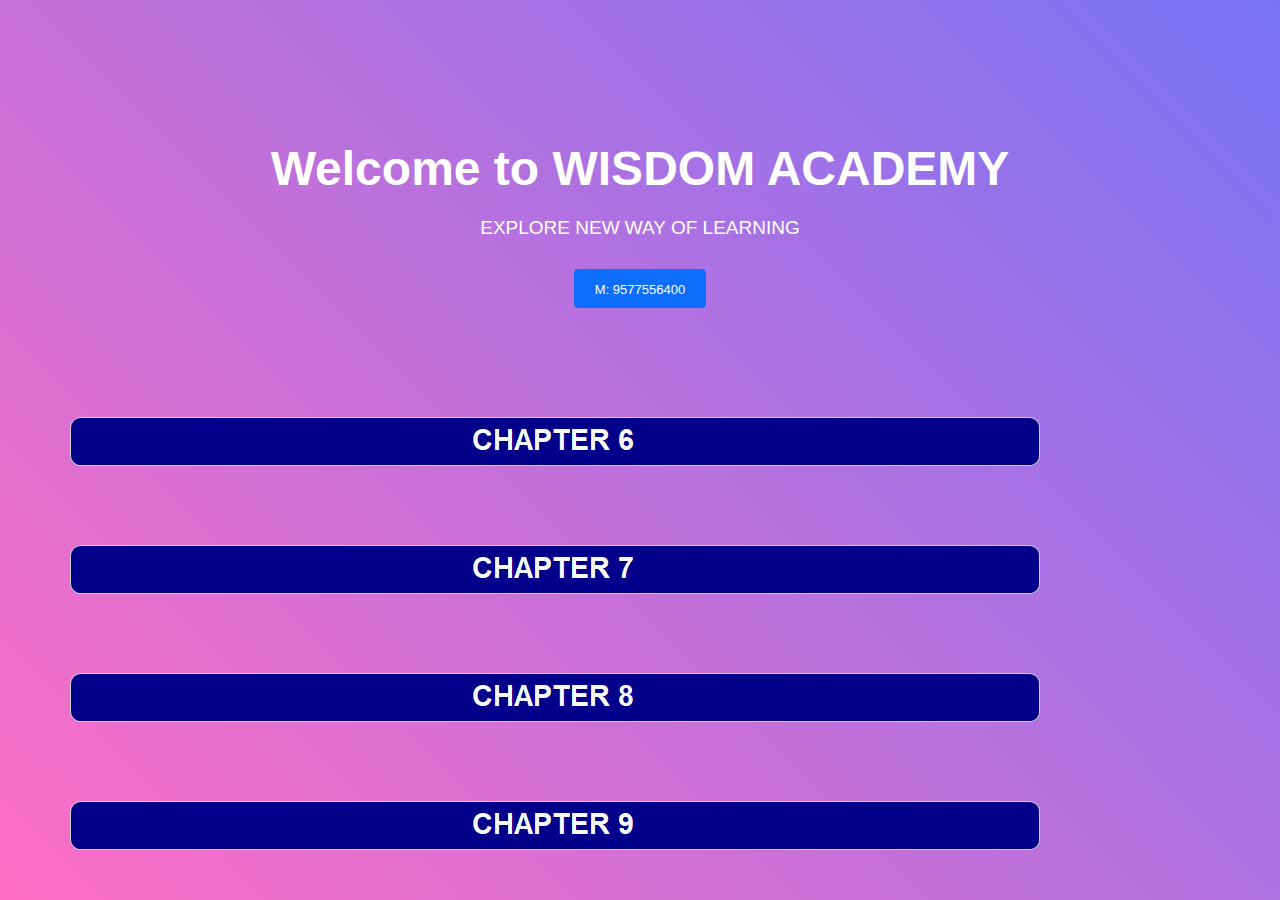
<file: index.html>
<!doctype html>
<html>
<head>
<meta charset="utf-8">
<title>Untitled Page</title>
<meta name="generator" content="WYSIWYG Web Builder 20 - https://www.wysiwygwebbuilder.com">
<meta name="viewport" content="width=device-width, initial-scale=1.0">
<link href="Untitled3.css" rel="stylesheet">
<link href="index.css" rel="stylesheet">
</head>
<body>
<div id="wb_intro8FlexContainer">
<div id="intro8FlexContainer">
<div id="wb_intro8Card" style="display:flex;z-index:0;" class="card">
<div id="intro8Card-card-body">
<div id="intro8Card-card-item0">Welcome to WISDOM ACADEMY</div>
<div id="intro8Card-card-item1">EXPLORE NEW WAY OF LEARNING</div>
<div id="intro8Card-card-item2">M: 9577556400</div>
</div>
</div>
<div id="wb_Shape1" style="display:block;height:49px;z-index:1;position:relative;">
<a href="./455.html"><img class="hover" src="images/img0001_hover.png" alt="" width="970" height="49" style="border-width:0;width:970px;height:49px;"><span class="default"><img src="images/img0001.png" id="Shape1" alt="" width="970" height="49" style="width:970px;height:49px;"></span></a>
</div>
<div id="wb_Shape2" style="display:block;height:49px;z-index:2;position:relative;">
<a href="./766.html"><img class="hover" src="images/img0002_hover.png" alt="" width="970" height="49" style="border-width:0;width:970px;height:49px;"><span class="default"><img src="images/img0002.png" id="Shape2" alt="" width="970" height="49" style="width:970px;height:49px;"></span></a>
</div>
<div id="wb_Shape3" style="display:block;height:49px;z-index:3;position:relative;">
<a href="./78.html"><img class="hover" src="images/img0003_hover.png" alt="" width="970" height="49" style="border-width:0;width:970px;height:49px;"><span class="default"><img src="images/img0003.png" id="Shape3" alt="" width="970" height="49" style="width:970px;height:49px;"></span></a>
</div>
<div id="wb_Shape4" style="display:block;height:49px;z-index:4;position:relative;">
<a href="./56.html"><img class="hover" src="images/img0004_hover.png" alt="" width="970" height="49" style="border-width:0;width:970px;height:49px;"><span class="default"><img src="images/img0004.png" id="Shape4" alt="" width="970" height="49" style="width:970px;height:49px;"></span></a>
</div>
</div>
</div>
</body>
</html>
</file>
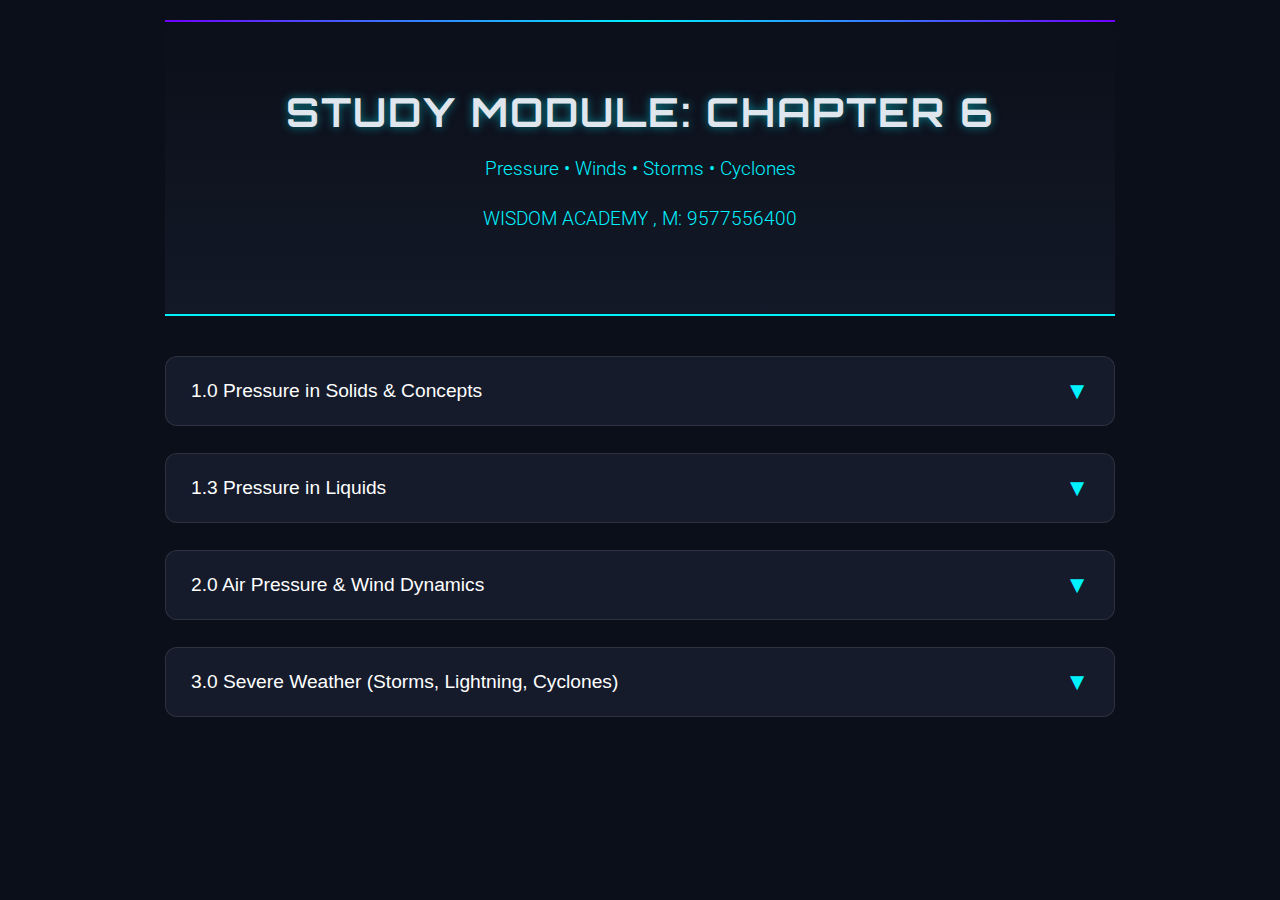
<file: 455.html>
<!DOCTYPE html>
<html lang="en">
<head>
    <meta charset="UTF-8">
    <meta name="viewport" content="width=device-width, initial-scale=1.0">
    <title>Chapter 6: Pressure, Winds, Storms & Cyclones | Master Guide</title>
    <link href="https://fonts.googleapis.com/css2?family=Orbitron:wght@400;700&family=Roboto:wght@300;400;500&display=swap" rel="stylesheet">
    <style>
        :root {
            --bg-dark: #0b0f19;
            --panel-bg: #151b2b;
            --primary: #00f2ff; /* Cyan */
            --secondary: #7000ff; /* Purple */
            --accent: #ff0055; /* Pink/Red */
            --text-main: #e0e6ed;
            --text-muted: #94a3b8;
            --success: #00ff9d;
            --border-radius: 12px;
        }

        * { box-sizing: border-box; transition: all 0.2s ease-in-out; }

        body {
            background-color: var(--bg-dark);
            color: var(--text-main);
            font-family: 'Roboto', sans-serif;
            margin: 0;
            padding: 20px;
            line-height: 1.6;
        }

        .container { max-width: 950px; margin: 0 auto; }

        /* --- HEADER --- */
        header {
            text-align: center;
            padding: 60px 20px;
            background: linear-gradient(180deg, rgba(21, 27, 43, 0) 0%, rgba(21, 27, 43, 0.8) 100%);
            border-bottom: 2px solid var(--primary);
            margin-bottom: 40px;
            position: relative;
            overflow: hidden;
        }
        
        header::before {
            content: ''; position: absolute; top: 0; left: 0; right: 0; height: 2px;
            background: linear-gradient(90deg, var(--secondary), var(--primary), var(--secondary));
            animation: scanline 3s linear infinite;
        }

        @keyframes scanline { 0% { background-position: 0% 0%; } 100% { background-position: 100% 0%; } }

        h1 {
            font-family: 'Orbitron', sans-serif;
            font-size: 2.5rem;
            margin: 0;
            text-transform: uppercase;
            letter-spacing: 2px;
            text-shadow: 0 0 10px rgba(0, 242, 255, 0.5);
        }

        .subtitle { color: var(--primary); font-size: 1.2rem; margin-top: 10px; font-weight: 300; }

        /* --- ACCORDION TOPICS --- */
        .topic-group { margin-bottom: 25px; }

        .topic-btn {
            width: 100%;
            background: var(--panel-bg);
            border: 1px solid rgba(255,255,255,0.1);
            color: white;
            padding: 20px 25px;
            font-size: 1.2rem;
            text-align: left;
            cursor: pointer;
            border-radius: var(--border-radius);
            display: flex;
            justify-content: space-between;
            align-items: center;
            position: relative;
            overflow: hidden;
        }

        .topic-btn:hover { border-color: var(--primary); box-shadow: 0 0 15px rgba(0, 242, 255, 0.1); }
        .topic-btn.active { 
            background: linear-gradient(90deg, rgba(0, 242, 255, 0.1), transparent);
            border-color: var(--primary);
        }
        
        .topic-btn .arrow { font-size: 1.5rem; color: var(--primary); }
        .topic-btn.active .arrow { transform: rotate(180deg); }

        .topic-content {
            max-height: 0;
            overflow: hidden;
            background: rgba(21, 27, 43, 0.5);
            border-radius: 0 0 var(--border-radius) var(--border-radius);
            padding: 0 25px;
            opacity: 0;
            border: 1px solid transparent;
        }

        .topic-content.open {
            max-height: 8000px; /* Allow large expansion */
            padding: 30px 25px;
            opacity: 1;
            border-color: rgba(255,255,255,0.05);
            margin-top: -10px;
        }

        /* --- TYPOGRAPHY & BOXES --- */
        h3 { 
            color: var(--primary); 
            font-family: 'Orbitron', sans-serif; 
            border-left: 4px solid var(--secondary);
            padding-left: 15px;
            margin-top: 40px;
            margin-bottom: 20px;
        }

        .definition-box {
            background: rgba(0, 242, 255, 0.05);
            border: 1px solid var(--primary);
            padding: 20px;
            border-radius: 8px;
            margin: 20px 0;
        }

        ul { padding-left: 20px; color: var(--text-muted); }
        li { margin-bottom: 10px; }
        strong { color: white; }

        /* --- SIMULATIONS --- */
        .sim-container {
            background: #000;
            border: 1px solid #333;
            border-radius: 12px;
            padding: 20px;
            text-align: center;
            margin: 30px 0;
            box-shadow: inset 0 0 30px rgba(0,0,0,0.8);
        }
        
        .sim-title { color: var(--text-muted); text-transform: uppercase; letter-spacing: 1px; font-size: 0.8rem; margin-bottom: 20px; }

        /* Sim 1: Pressure Piston */
        .piston-stage { height: 120px; display: flex; align-items: flex-end; justify-content: center; gap: 5px; position: relative; }
        .weight-block { width: 80px; background: var(--accent); border-radius: 4px; margin: 0 auto; transition: height 0.3s; display: flex; align-items: center; justify-content: center; font-weight: bold; }
        .contact-area { height: 10px; background: white; margin: 0 auto; transition: width 0.3s; }
        .ground { height: 5px; width: 200px; background: #333; margin: 5px auto 0; }
        
        /* Sim 2: Liquid Jets */
        .tank-visual { width: 120px; height: 180px; border: 2px solid #555; border-top: none; margin: 0 auto; position: relative; background: rgba(255,255,255,0.05); }
        .water-fill { position: absolute; bottom: 0; width: 100%; background: rgba(0, 242, 255, 0.5); transition: height 0.2s; }
        .jet { position: absolute; left: 100%; height: 3px; background: var(--primary); width: 0; transition: width 0.3s ease-out; border-radius: 0 50% 50% 0; }
        .j1 { bottom: 20px; } .j2 { bottom: 70px; } .j3 { bottom: 120px; }

        /* Sim 3: Bernoulli */
        .balloon-stage { height: 150px; display: flex; justify-content: center; gap: 60px; position: relative; }
        .sim-balloon { width: 50px; height: 65px; background: var(--accent); border-radius: 50%; position: relative; transition: transform 0.5s ease; }
        .sim-balloon::before { content: ''; position: absolute; bottom: 100%; left: 50%; width: 1px; height: 50px; background: #555; }
        .wind-flow { position: absolute; top: 30%; left: 50%; transform: translateX(-50%); width: 0; height: 60px; background: linear-gradient(90deg, transparent, rgba(255,255,255,0.2), transparent); transition: width 0.2s; }

        .controls { display: flex; gap: 15px; justify-content: center; margin-top: 15px; flex-wrap: wrap; }
        input[type=range] { accent-color: var(--primary); cursor: pointer; }
        button.action-btn {
            background: var(--secondary); color: white; border: none; padding: 8px 20px; border-radius: 20px; font-weight: bold; cursor: pointer; text-transform: uppercase; font-size: 0.8rem;
        }
        button.action-btn:hover { background: var(--primary); color: black; box-shadow: 0 0 15px var(--primary); }

        /* --- QUESTIONS --- */
        .qa-card {
            background: rgba(255,255,255,0.03);
            border: 1px solid rgba(255,255,255,0.05);
            margin-bottom: 15px;
            border-radius: 8px;
        }
        
        .question-text {
            padding: 15px;
            font-weight: 500;
            cursor: pointer;
            display: flex;
            align-items: flex-start;
            gap: 10px;
        }
        .question-text:hover { background: rgba(255,255,255,0.05); }
        .question-text::before { content: 'Q'; color: var(--primary); font-weight: bold; }

        .answer-panel {
            display: none;
            padding: 20px;
            border-top: 1px solid rgba(255,255,255,0.1);
            color: var(--text-muted);
            background: rgba(0,0,0,0.2);
        }
        
        .calc-box {
            font-family: 'Courier New', monospace;
            background: #000;
            color: var(--success);
            padding: 15px;
            border-radius: 6px;
            border: 1px solid #333;
            margin-top: 10px;
            white-space: pre-wrap;
        }

        /* MCQ */
        .mcq-options { padding: 15px; }
        .mcq-btn {
            display: block; width: 100%; text-align: left; padding: 12px; margin: 8px 0;
            background: #1e2536; border: 1px solid #333; color: #ccc; border-radius: 6px; cursor: pointer;
        }
        .mcq-btn:hover { border-color: var(--primary); }
        .mcq-btn.correct { background: rgba(0, 255, 157, 0.2); border-color: var(--success); color: var(--success); }
        .mcq-btn.wrong { background: rgba(255, 0, 85, 0.2); border-color: var(--accent); color: var(--accent); }
        .reason { display: none; margin-top: 10px; font-size: 0.9rem; font-style: italic; color: var(--primary); }

    </style>
</head>
<body>

<div class="container">
    <header>
        <h1>Study Module: Chapter 6</h1>
        <p class="subtitle">Pressure • Winds • Storms • Cyclones</p>
		<p class="subtitle">WISDOM ACADEMY , M: 9577556400</p>
    </header>

    <!-- ============================================== -->
    <!-- TOPIC 1: PRESSURE (SOLIDS) -->
    <!-- ============================================== -->
    <div class="topic-group">
        <button class="topic-btn" onclick="toggleTopic(this)">
            <span>1.0 Pressure in Solids & Concepts</span>
            <span class="arrow">▼</span>
        </button>
        <div class="topic-content">
            <div class="definition-box">
                <strong>Concept:</strong> Pressure is the force acting per unit area.<br>
                <strong>Formula:</strong> Pressure = Force/Area<br>
                <strong>Units:</strong> Pascal (Pa) or N/m². (1 mb = 1 hPa = 100 Pa).<br>
                <strong>Rule:</strong> For the same force, smaller area = higher pressure.
            </div>

            <p><strong>Real Life Applications:</strong></p>
            <ul>
                <li><strong>School Bags:</strong> Broad straps increase area to reduce pressure on shoulders.</li>
                <li><strong>Knives:</strong> Sharp edges reduce area to increase pressure for cutting.</li>
                <li><strong>Porters:</strong> Use a round cloth (pagri) to increase area on the head, reducing pressure.</li>
            </ul>

            <!-- SIMULATION 1 -->
            <div class="sim-container">
                <div class="sim-title">Simulation: Force vs Area</div>
                <div class="piston-stage">
                    <div id="weightVisual" class="weight-block" style="height: 50px;">Force</div>
                </div>
                <div id="areaVisual" class="contact-area" style="width: 100px;"></div>
                <div class="ground"></div>
                <div id="pressureReadout" style="margin-top:15px; color:var(--primary); font-size:1.2rem;">Pressure: 1000 Pa</div>
                
                <div class="controls">
                    <label>Force: <input type="range" min="100" max="500" value="100" oninput="updateSolidSim(this.value, null)"></label>
                    <label>Area: <input type="range" min="10" max="100" value="100" oninput="updateSolidSim(null, this.value)"></label>
                </div>
            </div>

            <h3>Review Questions & Exercises</h3>

            <!-- Review Q1 -->
            <div class="qa-card">
                <div class="question-text" onclick="toggleAns(this)">Q1: What is pressure, and how is it defined?</div>
                <div class="answer-panel">Pressure is the force per unit area. It is defined as: Pressure = Force / Area. The SI unit is newton per square meter (N/m²), also called a pascal (Pa).</div>
            </div>

            <!-- Review Q2 -->
            <div class="qa-card">
                <div class="question-text" onclick="toggleAns(this)">Q2: Why do broad straps on a bag feel more comfortable than narrow straps?</div>
                <div class="answer-panel">Broad straps distribute the weight (force) of the bag over a larger area, reducing the pressure on the shoulders. Narrow straps concentrate the force on a smaller area, increasing pressure and discomfort.</div>
            </div>

            <!-- Review Q3 -->
            <div class="qa-card">
                <div class="question-text" onclick="toggleAns(this)">Q3: Why is it easier to lift a water-filled bucket with a broad handle than a narrow one?</div>
                <div class="answer-panel">A broad handle spreads the weight of the bucket over a larger area of the hand, reducing the pressure, making it more comfortable to lift.</div>
            </div>

            <!-- Review Q4 -->
            <div class="qa-card">
                <div class="question-text" onclick="toggleAns(this)">Q4: Why do people place a round piece of cloth under heavy loads on their heads?</div>
                <div class="answer-panel">The cloth increases the area over which the load’s weight is distributed, reducing the pressure on the head and making it easier to carry.</div>
            </div>

            <!-- Exercise Q3 (Sinking Boy) -->
            <div class="qa-card">
                <div class="question-text" onclick="toggleAns(this)">Exercise Q3: Fig 6.23 shows a boy lying horizontally (a) and standing vertically (b) on loose sand. In which case does he sink more?</div>
                <div class="answer-panel">
                    <strong>Answer:</strong> He sinks more when standing vertically (b).<br>
                    <strong>Reason:</strong> Pressure = Force/Area. When standing, his weight (Force) acts on the small area of his feet, creating high pressure. When lying, the area is larger, creating low pressure.
                </div>
            </div>

            <!-- Exercise Q4 (Elephant Calc) -->
            <div class="qa-card">
                <div class="question-text" onclick="toggleAns(this)">Exercise Q4: Elephant Calculation (Weight 20,000 N, 4 feet, 0.25 m² each)</div>
                <div class="answer-panel">
                    <div class="calc-box">
Given:
  Weight (Force) = 20,000 N
  Area of 1 foot = 0.25 m²
  Total feet = 4

Step 1: Calculate Total Area
  Total Area = 4 × 0.25 m² = 1.0 m²

Step 2: Calculate Pressure
  Pressure = Force / Area
  P = 20,000 N / 1.0 m²
  P = 20,000 Pa
                    </div>
                </div>
            </div>

        </div>
    </div>

    <!-- ============================================== -->
    <!-- TOPIC 2: PRESSURE IN LIQUIDS -->
    <!-- ============================================== -->
    <div class="topic-group">
        <button class="topic-btn" onclick="toggleTopic(this)">
            <span>1.3 Pressure in Liquids</span>
            <span class="arrow">▼</span>
        </button>
        <div class="topic-content">
            <div class="definition-box">
                <strong>Concept:</strong> Liquids exert pressure in all directions (walls and bottom).<br>
                <strong>Key Rule:</strong> Pressure depends on the <strong>Depth (Height)</strong> of the liquid column, not the shape of the container.
            </div>

            <!-- SIMULATION 2 -->
            <div class="sim-container">
                <div class="sim-title">Simulation: Depth vs Pressure</div>
                <div class="tank-visual">
                    <div id="simWater" class="water-fill" style="height: 30%;"></div>
                    <div id="jet1" class="jet j1"></div>
                    <div id="jet2" class="jet j2"></div>
                    <div id="jet3" class="jet j3"></div>
                </div>
                <div class="controls">
                    <label>Water Level: <input type="range" min="0" max="100" value="30" oninput="updateLiquidSim(this.value)"></label>
                </div>
                <p style="font-size:0.8rem; margin-top:10px; color:#aaa;">Note: Bottom jet shoots furthest due to highest pressure.</p>
            </div>

            <h3>Review Questions & Exercises</h3>

            <!-- Review Q5 -->
            <div class="qa-card">
                <div class="question-text" onclick="toggleAns(this)">Q5: Why are water tanks placed at a height?</div>
                <div class="answer-panel">To increase the vertical height of the water column. This increases the pressure at the bottom, resulting in a stronger stream of water from taps on lower floors.</div>
            </div>

            <!-- Review Q6 -->
            <div class="qa-card">
                <div class="question-text" onclick="toggleAns(this)">Q6: Do liquids exert pressure, and in which directions?</div>
                <div class="answer-panel">Yes, liquids exert pressure in all directions—on the bottom and sides of the container.</div>
            </div>

            <!-- Review Q7 -->
            <div class="qa-card">
                <div class="question-text" onclick="toggleAns(this)">Q7: Why does water spurt out from holes in a leaking pipe?</div>
                <div class="answer-panel">Because the water inside exerts pressure on the pipe's walls, pushing it out forcefully through any openings.</div>
            </div>

            <!-- Review Q8 -->
            <div class="qa-card">
                <div class="question-text" onclick="toggleAns(this)">Q8: Why is the base of a dam broader than the top?</div>
                <div class="answer-panel">To withstand the immense horizontal water pressure near the bottom, which increases with depth. A broader base provides structural stability.</div>
            </div>

            <!-- Exercise Q7 (Balloons) -->
            <div class="qa-card">
                <div class="question-text" onclick="toggleAns(this)">Exercise Q7: Two identical balloons on a bottle at the same height (Fig 6.24). Will they bulge equally?</div>
                <div class="answer-panel">Yes, they will bulge equally. Since the outlets are at the same depth, the water exerts the same pressure on both balloons.</div>
            </div>

            <!-- Exercise Q5 (Boats) -->
            <div class="qa-card">
                <div class="question-text" onclick="toggleAns(this)">Exercise Q5: Calculation - Compare Pressure on Boat A vs Boat B</div>
                <div class="answer-panel">
                    <div class="calc-box">
Boat A (5 people, 7m²):
  Force = 5 × 700N = 3500 N
  Pressure A = 3500 / 7 = 500 N/m²

Boat B (3 people, 3.5m²):
  Force = 3 × 700N = 2100 N
  Pressure B = 2100 / 3.5 = 600 N/m²

Result: Boat B experiences more pressure (by 100 N/m²).
                    </div>
                </div>
            </div>

            <!-- MCQ 1(i) -->
            <div class="qa-card">
                <div class="question-text" style="cursor:default">MCQ 1(i): Vessel R is filled. When pouring stops, water level in connected vessels P, Q, R (different shapes) will be:</div>
                <div class="mcq-options">
                    <button class="mcq-btn" onclick="checkMCQ(this, false)">Highest in P</button>
                    <button class="mcq-btn" onclick="checkMCQ(this, false)">Highest in Q</button>
                    <button class="mcq-btn" onclick="checkMCQ(this, false)">Highest in R</button>
                    <button class="mcq-btn" onclick="checkMCQ(this, true)">Equal in all three</button>
                    <div class="reason">Correct! Liquids seek their own level in communicating vessels regardless of shape.</div>
                </div>
            </div>

            <!-- MCQ 1(iii) -->
            <div class="qa-card">
                <div class="question-text" style="cursor:default">MCQ 1(iii): To get more pressure from a roof tank, one has to:</div>
                <div class="mcq-options">
                    <button class="mcq-btn" onclick="checkMCQ(this, true)">Increase height 'H'</button>
                    <button class="mcq-btn" onclick="checkMCQ(this, false)">Decrease height 'H'</button>
                    <button class="mcq-btn" onclick="checkMCQ(this, false)">Replace with larger tank</button>
                    <div class="reason">Correct! Pressure depends on vertical height.</div>
                </div>
            </div>

            <!-- MCQ 1(iv) -->
            <div class="qa-card">
                <div class="question-text" style="cursor:default">MCQ 1(iv): Vessels A and B have same water level. B is wider. Compare Pressure (P) and Force (F).</div>
                <div class="mcq-options">
                    <button class="mcq-btn" onclick="checkMCQ(this, false)">PA = PB, FA = FB</button>
                    <button class="mcq-btn" onclick="checkMCQ(this, true)">PA = PB, FA < FB</button>
                    <button class="mcq-btn" onclick="checkMCQ(this, false)">PA < PB, FA = FB</button>
                    <div class="reason">Correct! Pressure is equal (same depth). Force = Pressure × Area. B has larger area, so Force is higher.</div>
                </div>
            </div>

            <!-- T/F ii -->
            <div class="qa-card">
                <div class="question-text" onclick="toggleAns(this)">True/False: Liquids exert pressure only at the bottom of a container.</div>
                <div class="answer-panel"><strong>False.</strong> Liquids exert pressure in all directions (bottom and sides).</div>
            </div>

        </div>
    </div>

    <!-- ============================================== -->
    <!-- TOPIC 3: ATMOSPHERIC PRESSURE & WIND -->
    <!-- ============================================== -->
    <div class="topic-group">
        <button class="topic-btn" onclick="toggleTopic(this)">
            <span>2.0 Air Pressure & Wind Dynamics</span>
            <span class="arrow">▼</span>
        </button>
        <div class="topic-content">
            <div class="definition-box">
                <strong>Atmospheric Pressure:</strong> The weight of the air column. (15x15cm column = 225kg).<br>
                <strong>Wind:</strong> Moving air. Flows from <strong>High Pressure</strong> to <strong>Low Pressure</strong>.<br>
                <strong>High Speed Winds:</strong> Cause <strong>Reduced Air Pressure</strong> (Bernoulli's Principle).
            </div>

            <!-- SIMULATION 3 -->
            <div class="sim-container">
                <div class="sim-title">Simulation: Bernoulli Effect</div>
                <div class="balloon-stage">
                    <div id="b1" class="sim-balloon"></div>
                    <div id="windStream" class="wind-flow"></div>
                    <div id="b2" class="sim-balloon"></div>
                </div>
                <div class="controls">
                    <button class="action-btn" onclick="blowWind()">Blow High Speed Wind Between</button>
                </div>
                <p id="windFeedback" style="font-size:0.9rem; margin-top:10px; min-height:20px; color:var(--primary);"></p>
            </div>

            <h3>Review Questions & Exercises</h3>

            <!-- Review Q9 -->
            <div class="qa-card">
                <div class="question-text" onclick="toggleAns(this)">Q9: Does air exert pressure? How is it demonstrated?</div>
                <div class="answer-panel">Yes. Examples: Rubber sucker sticking to a wall (external pressure holds it), balloon inflating.</div>
            </div>

            <!-- Review Q10 -->
            <div class="qa-card">
                <div class="question-text" onclick="toggleAns(this)">Q10: Why are we not crushed by atmospheric pressure?</div>
                <div class="answer-panel">The internal pressure of our bodies (fluids/gases) balances the external atmospheric pressure perfectly.</div>
            </div>

            <!-- Review Q11 -->
            <div class="qa-card">
                <div class="question-text" onclick="toggleAns(this)">Q11: How do winds form?</div>
                <div class="answer-panel">Winds form due to uneven heating of Earth. Warm air rises (Low Pressure), and cool air rushes in (High Pressure) to fill the space.</div>
            </div>

            <!-- Exercise Q9 (Trees) -->
            <div class="qa-card">
                <div class="question-text" onclick="toggleAns(this)">Exercise Q9: Trees bending near coast on Summer Afternoon (Fig 6.25). Identify Land vs Sea.</div>
                <div class="answer-panel">
                    <strong>Side A is Land.</strong><br>
                    Reason: Summer afternoon = Land heats faster (Low P). Sea is cooler (High P). Wind blows High to Low (Sea to Land). Trees bend towards Land.
                </div>
            </div>

            <!-- Exercise Q10 (Activity) -->
            <div class="qa-card">
                <div class="question-text" onclick="toggleAns(this)">Exercise Q10: Activity to show air flows High P to Low P.</div>
                <div class="answer-panel">Connect an inflated balloon (High P) to an uninflated one (Low P) using a straw. Air will flow from the inflated one to the uninflated one until pressures equalize.</div>
            </div>

            <!-- Review Q12 -->
            <div class="qa-card">
                <div class="question-text" onclick="toggleAns(this)">Q12: Why do high-speed winds result in lower air pressure?</div>
                <div class="answer-panel">Fast-moving air reduces the density of air molecules in that region, lowering the pressure.</div>
            </div>

            <!-- Review Q13 -->
            <div class="qa-card">
                <div class="question-text" onclick="toggleAns(this)">Q13: Why are roofs blown off during storms?</div>
                <div class="answer-panel">High wind over the roof creates Low Pressure. High pressure inside the house creates an upward lifting force that blows the roof off.</div>
            </div>

            <!-- Review Q14 -->
            <div class="qa-card">
                <div class="question-text" onclick="toggleAns(this)">Q14: Why keep doors/windows open in storms?</div>
                <div class="answer-panel">To equalize pressure inside and outside, preventing the roof-lifting force.</div>
            </div>

            <!-- Review Q15 / Ex Q13 -->
            <div class="qa-card">
                <div class="question-text" onclick="toggleAns(this)">Q15 / Ex Q13: Why are holes made in banners?</div>
                <div class="answer-panel">To allow wind to pass through. This reduces the pressure difference between the front and back, preventing the banner from tearing.</div>
            </div>

            <!-- MCQ 1(ii) -->
            <div class="qa-card">
                <div class="question-text" style="cursor:default">MCQ 1(ii): Rubber sucker M on smooth surface, N on rough surface.</div>
                <div class="mcq-options">
                    <button class="mcq-btn" onclick="checkMCQ(this, false)">Both stick</button>
                    <button class="mcq-btn" onclick="checkMCQ(this, false)">Neither sticks</button>
                    <button class="mcq-btn" onclick="checkMCQ(this, true)">M sticks, N does not</button>
                    <div class="reason">Correct! Rough surfaces leak air, breaking the vacuum seal.</div>
                </div>
            </div>

            <!-- T/F i -->
            <div class="qa-card">
                <div class="question-text" onclick="toggleAns(this)">True/False: Air flows from a region of higher pressure to a region of lower pressure.</div>
                <div class="answer-panel"><strong>True.</strong></div>
            </div>

        </div>
    </div>

    <!-- ============================================== -->
    <!-- TOPIC 4: STORMS & CYCLONES -->
    <!-- ============================================== -->
    <div class="topic-group">
        <button class="topic-btn" onclick="toggleTopic(this)">
            <span>3.0 Severe Weather (Storms, Lightning, Cyclones)</span>
            <span class="arrow">▼</span>
        </button>
        <div class="topic-content">
            <div class="definition-box">
                <strong>Thunderstorm:</strong> Rising warm air + falling cool air = Friction = Static Charge.<br>
                <strong>Lightning:</strong> Massive discharge when charge buildup breaks air insulation.<br>
                <strong>Cyclone:</strong> Huge rotating storm fueled by heat from condensing moisture over warm oceans.
            </div>

            <h3>Review Questions & Exercises</h3>

            <!-- Review Q15 -->
            <div class="qa-card">
                <div class="question-text" onclick="toggleAns(this)">Q15: What is a storm?</div>
                <div class="answer-panel">Strong winds accompanied by rain, hail, or snow. Forms when warm moist air rises and cool air rushes in.</div>
            </div>

            <!-- Review Q16 / Ex Q11 -->
            <div class="qa-card">
                <div class="question-text" onclick="toggleAns(this)">Q16 / Ex Q11: What is a thunderstorm? How does it form?</div>
                <div class="answer-panel">A storm with lightning/thunder. Forms in hot/humid areas. Strong updrafts/downdrafts cause water/ice friction, creating electric charges.</div>
            </div>

            <!-- Review Q17 / Ex Q12 -->
            <div class="qa-card">
                <div class="question-text" onclick="toggleAns(this)">Q17 / Ex Q12: How does lightning occur?</div>
                <div class="answer-panel">When charge buildup (Positive top, Negative bottom of cloud) becomes large enough to overcome air's insulation, a massive spark (discharge) occurs.</div>
            </div>

            <!-- Exercise Q6 -->
            <div class="qa-card">
                <div class="question-text" onclick="toggleAns(this)">Exercise Q6: Would lightning occur if air was a good conductor?</div>
                <div class="answer-panel"><strong>No.</strong> Lightning requires charge buildup. If air were a conductor, charges would flow continuously and never accumulate enough to cause a massive discharge.</div>
            </div>

            <!-- Review Q18 -->
            <div class="qa-card">
                <div class="question-text" onclick="toggleAns(this)">Q18: What is a lightning conductor?</div>
                <div class="answer-panel">A metal rod on buildings connected to the ground. It provides a safe path for electric charges to reach the earth without damaging the building.</div>
            </div>

            <!-- Review Q19 / Ex Q8 -->
            <div class="qa-card">
                <div class="question-text" onclick="toggleAns(this)">Q19 / Ex Q8: How does a storm become a cyclone?</div>
                <div class="answer-panel">1. Warm ocean air rises (Low P).<br>2. Vapor condenses releasing heat.<br>3. Air rises faster, pressure drops more.<br>4. Surrounding air rushes in and spins (Coriolis).</div>
            </div>

            <!-- Review Q20 -->
            <div class="qa-card">
                <div class="question-text" onclick="toggleAns(this)">Q20: What is the Eye of a cyclone?</div>
                <div class="answer-panel">The calm, low-pressure center with clear skies.</div>
            </div>

            <!-- Review Q21 -->
            <div class="qa-card">
                <div class="question-text" onclick="toggleAns(this)">Q21: Why do cyclones weaken over land?</div>
                <div class="answer-panel">Because their energy source (warm moisture from the ocean) is cut off.</div>
            </div>

            <!-- Review Q22 -->
            <div class="qa-card">
                <div class="question-text" onclick="toggleAns(this)">Q22: Safety precautions during lightning?</div>
                <div class="answer-panel">Stay away from tall trees, crouch low (don't lie flat), avoid water, stay inside a car (Faraday cage).</div>
            </div>

            <!-- T/F iii, iv -->
            <div class="qa-card">
                <div class="question-text" onclick="toggleAns(this)">True/False Check</div>
                <div class="answer-panel">
                    (iii) Weather is stormy at the eye of a cyclone. [<strong>False</strong> - Eye is calm]<br>
                    (iv) During a thunderstorm, it is safer to be in a car. [<strong>True</strong>]
                </div>
            </div>

        </div>
    </div>

</div>

<script>
    // --- ACCORDION LOGIC ---
    function toggleTopic(btn) {
        // Close others
        /* Optional: Uncomment to allow only one open at a time
        document.querySelectorAll('.topic-btn').forEach(b => {
            if(b !== btn && b.classList.contains('active')) {
                b.classList.remove('active');
                b.nextElementSibling.classList.remove('open');
            }
        });
        */
        
        btn.classList.toggle('active');
        const content = btn.nextElementSibling;
        content.classList.toggle('open');
    }

    // --- QUESTION TOGGLE ---
    function toggleAns(header) {
        const answer = header.nextElementSibling;
        if(answer.style.display === 'block') {
            answer.style.display = 'none';
        } else {
            answer.style.display = 'block';
        }
    }

    // --- MCQ LOGIC ---
    function checkMCQ(btn, isCorrect) {
        const parent = btn.parentElement;
        const reason = parent.querySelector('.reason');
        const btns = parent.querySelectorAll('.mcq-btn');
        
        // Disable all buttons in this set
        btns.forEach(b => {
            b.disabled = true;
            if(b === btn) {
                if(isCorrect) b.classList.add('correct');
                else b.classList.add('wrong');
            }
        });

        if(!isCorrect) {
            // Highlight the correct answer automatically
            // In a real app we'd tag the correct one, here we assume user retries or sees feedback
        }
        
        reason.style.display = 'block';
        if(isCorrect) {
            reason.innerHTML = "<strong>Correct!</strong> " + reason.innerHTML;
            reason.style.color = "var(--success)";
        } else {
            reason.innerHTML = "<strong>Incorrect.</strong> " + reason.innerHTML;
            reason.style.color = "var(--accent)";
        }
    }

    // --- SIMULATION 1: FORCE/AREA ---
    function updateSolidSim(fVal, aVal) {
        const fInput = document.querySelector('input[type=range][oninput*="updateSolidSim(this.value"]');
        const aInput = document.querySelector('input[type=range][oninput*="updateSolidSim(null"]');
        
        // Get current values if not passed
        let F = fVal ? parseInt(fVal) : parseInt(fInput.value);
        let A = aVal ? parseInt(aVal) : parseInt(aInput.value);

        // Update Visuals
        const weightBlock = document.getElementById('weightVisual');
        const areaBlock = document.getElementById('areaVisual');
        const readout = document.getElementById('pressureReadout');

        // Force visual: Height of block
        weightBlock.style.height = (30 + F * 0.1) + 'px';
        weightBlock.innerText = F + "N";

        // Area visual: Width of contact
        areaBlock.style.width = (A * 2) + 'px';

        // Calculation
        let P = (F / (A/10)).toFixed(0); // Arbitrary scaling for display
        readout.innerText = `Pressure: ${P} Pa`;
    }

    // --- SIMULATION 2: LIQUID JETS ---
    function updateLiquidSim(val) {
        const water = document.getElementById('simWater');
        const j1 = document.getElementById('jet1');
        const j2 = document.getElementById('jet2');
        const j3 = document.getElementById('jet3');

        water.style.height = val + '%';

        // Logic: Jet width depends on (WaterHeight - JetHeight).
        // Tank total height ~180px. 
        // Jet positions: 20, 70, 120.
        
        let waterH = val * 1.8; // Convert % to approx px

        function setJet(jet, heightPos) {
            let pressureHead = waterH - heightPos;
            if(pressureHead > 0) {
                jet.style.width = (pressureHead * 0.8) + 'px'; // scaling factor
            } else {
                jet.style.width = '0px';
            }
        }

        setJet(j1, 20);
        setJet(j2, 70);
        setJet(j3, 120);
    }

    // --- SIMULATION 3: BERNOULLI ---
    function blowWind() {
        const b1 = document.getElementById('b1');
        const b2 = document.getElementById('b2');
        const wind = document.getElementById('windStream');
        const feedback = document.getElementById('windFeedback');

        // Animate Wind
        wind.style.width = '80px';
        wind.style.opacity = '1';
        feedback.innerText = "Wind creates Low Pressure... Balloons move IN!";

        // Animate Balloons
        b1.style.transform = "translateX(25px) rotate(10deg)";
        b2.style.transform = "translateX(-25px) rotate(-10deg)";

        // Reset
        setTimeout(() => {
            wind.style.width = '0';
            wind.style.opacity = '0';
            b1.style.transform = "translateX(0)";
            b2.style.transform = "translateX(0)";
            feedback.innerText = "";
        }, 2500);
    }

    // Initialize Sim 1
    updateSolidSim(100, 100);

</script>

</body>
</html>
</file>
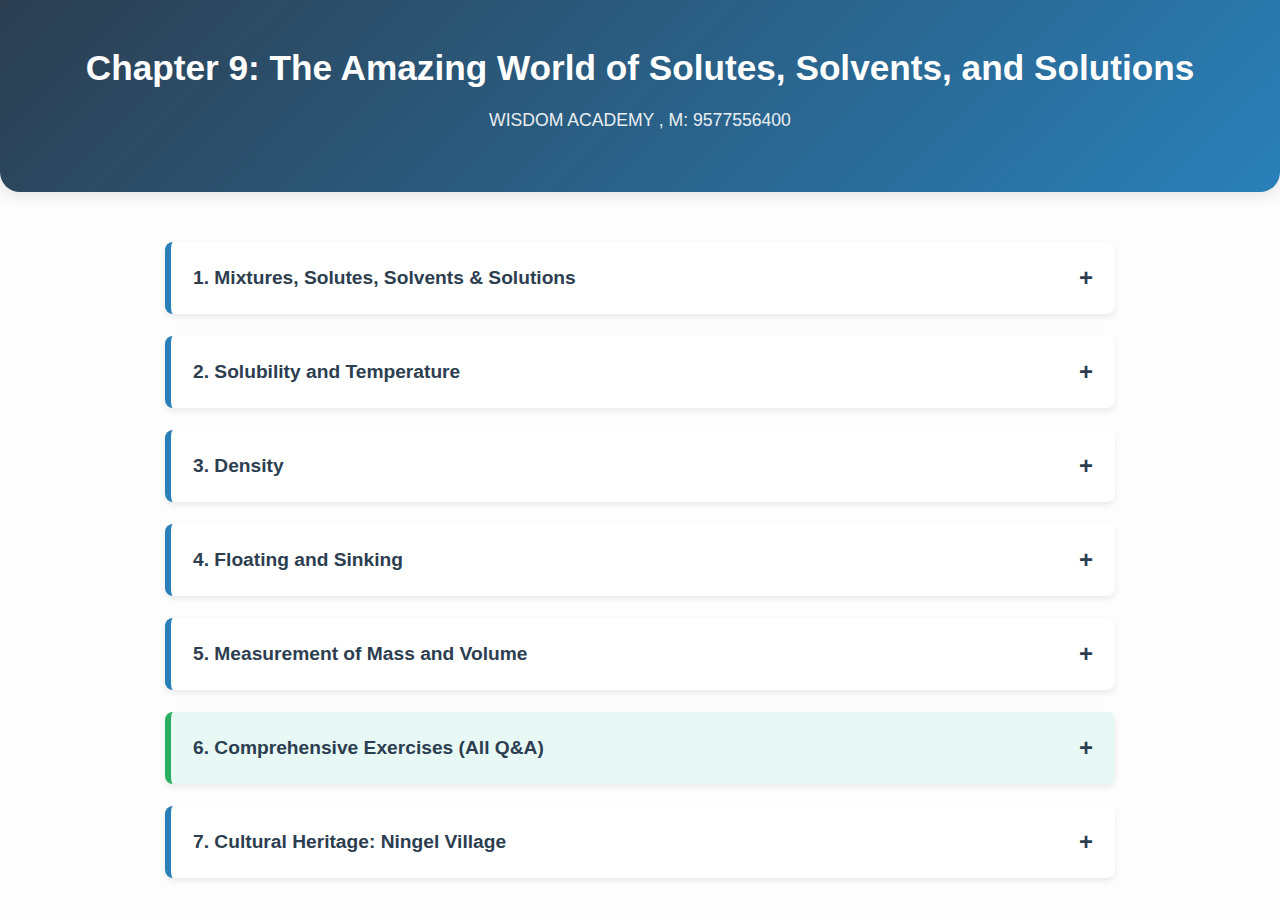
<file: 56.html>
<!DOCTYPE html>
<html lang="en">
<head>
    <meta charset="UTF-8">
    <meta name="viewport" content="width=device-width, initial-scale=1.0">
    <title>The Amazing World of Solutes, Solvents, and Solutions</title>
    <style>
        :root {
            --primary: #2c3e50;
            --secondary: #34495e;
            --accent: #2980b9;
            --light: #ecf0f1;
            --success: #27ae60;
            --warning: #f39c12;
            --danger: #c0392b;
            --text: #333;
            --bg: #fdfdfd;
        }

        body {
            font-family: 'Segoe UI', Roboto, Helvetica, Arial, sans-serif;
            margin: 0;
            padding: 0;
            background-color: var(--bg);
            color: var(--text);
            line-height: 1.6;
        }

        .container {
            max-width: 950px;
            margin: 0 auto;
            padding: 20px;
        }

        header {
            text-align: center;
            padding: 40px 20px;
            background: linear-gradient(135deg, var(--primary), var(--accent));
            color: white;
            border-radius: 0 0 20px 20px;
            box-shadow: 0 4px 15px rgba(0,0,0,0.1);
            margin-bottom: 30px;
        }

        header h1 { margin: 0; font-size: 2.2rem; }
        header p { margin-top: 10px; opacity: 0.9; font-size: 1.1rem; }

        /* Accordion Styles */
        .topic-btn {
            background-color: white;
            color: var(--primary);
            cursor: pointer;
            padding: 22px;
            width: 100%;
            border: none;
            text-align: left;
            outline: none;
            font-size: 1.2rem;
            font-weight: 700;
            transition: 0.3s;
            border-left: 6px solid var(--accent);
            margin-bottom: 12px;
            border-radius: 8px;
            box-shadow: 0 3px 6px rgba(0,0,0,0.08);
            display: flex;
            justify-content: space-between;
            align-items: center;
        }

        .topic-btn:hover { background-color: #f1f8ff; }
        .topic-btn.active { background-color: var(--accent); color: white; border-left-color: var(--primary); }
        .topic-btn:after { content: '\002B'; font-size: 1.5rem; }
        .topic-btn.active:after { content: "\2212"; }

        .panel {
            padding: 0 20px;
            background-color: white;
            max-height: 0;
            overflow: hidden;
            transition: max-height 0.3s ease-out;
            margin-bottom: 10px;
            border-radius: 0 0 8px 8px;
            box-shadow: 0 2px 4px rgba(0,0,0,0.05);
        }

        /* Content Styling */
        h3 { color: var(--accent); border-bottom: 2px solid #f0f0f0; padding-bottom: 8px; margin-top: 25px; }
        h4 { color: var(--secondary); margin-top: 20px; }
        
        .concept-card {
            background: #f8f9fa;
            border-left: 4px solid var(--success);
            padding: 15px 20px;
            margin: 15px 0;
            border-radius: 0 5px 5px 0;
        }

        .highlight-box {
            background-color: #fff3cd;
            border: 1px solid #ffeeba;
            color: #856404;
            padding: 15px;
            border-radius: 5px;
            margin: 10px 0;
        }

        /* Simulation Boxes */
        .sim-box {
            background: #eef6fb;
            border: 2px dashed var(--accent);
            border-radius: 12px;
            padding: 20px;
            margin: 25px 0;
            text-align: center;
        }
        
        .sim-controls button, .sim-controls input {
            padding: 10px 20px;
            margin: 5px;
            border: none;
            border-radius: 5px;
            cursor: pointer;
            background: var(--primary);
            color: white;
            font-size: 1rem;
            transition: transform 0.1s, background 0.2s;
        }
        .sim-controls button:hover { background: var(--secondary); }
        .sim-controls button:active { transform: scale(0.95); }

        /* Beaker/Animation Elements */
        .beaker {
            position: relative;
            width: 140px;
            height: 180px;
            border: 4px solid #95a5a6;
            border-top: none;
            border-radius: 0 0 10px 10px;
            margin: 20px auto;
            background: rgba(255,255,255,0.8);
            overflow: hidden;
        }
        .liquid {
            position: absolute;
            bottom: 0;
            left: 0;
            width: 100%;
            height: 60%;
            background: rgba(52, 152, 219, 0.4);
            transition: all 1s ease;
        }
        .particle {
            width: 6px;
            height: 6px;
            border-radius: 50%;
            position: absolute;
            transition: top 1.5s ease, opacity 1s ease;
        }

        /* Q&A Styles */
        .qa-container { margin-top: 20px; }
        .qa-item {
            border: 1px solid #e0e0e0;
            margin-bottom: 10px;
            border-radius: 6px;
            overflow: hidden;
        }
        .qa-question {
            background: #fdfdfd;
            padding: 15px;
            cursor: pointer;
            font-weight: 600;
            color: var(--primary);
            display: flex;
            justify-content: space-between;
            align-items: center;
        }
        .qa-question:hover { background: #f0f0f0; }
        .qa-answer {
            display: none;
            padding: 20px;
            background: #fff;
            color: #444;
            border-top: 1px solid #e0e0e0;
            line-height: 1.7;
        }
        .qa-answer strong { color: var(--success); }

        /* Tables */
        table { width: 100%; border-collapse: collapse; margin: 15px 0; font-size: 0.95rem; }
        th, td { border: 1px solid #ddd; padding: 12px; text-align: left; }
        th { background-color: var(--primary); color: white; }

        /* Formula Box */
        .formula {
            font-family: 'Courier New', monospace;
            background: #333;
            color: #fff;
            padding: 10px;
            border-radius: 4px;
            display: inline-block;
            margin: 10px 0;
        }
    </style>
</head>
<body>

<header>
    <h1>Chapter 9: The Amazing World of Solutes, Solvents, and Solutions</h1>
    <p>WISDOM ACADEMY , M: 9577556400</p>
</header>

<div class="container">

    <!-- TOPIC 1 -->
    <button class="topic-btn">1. Mixtures, Solutes, Solvents & Solutions</button>
    <div class="panel">
        <div class="concept-card">
            <h3>Concept 1: Types of Mixtures</h3>
            <p><strong>Uniform Mixture (Solution):</strong> The components are evenly distributed throughout. They are indistinguishable, even under a microscope.
            <br><em>Examples:</em> Salt in water, Sugar in water, ORS (Oral Rehydration Solution), Air.</p>
            <p><strong>Non-Uniform Mixture:</strong> The components are not evenly distributed. You can see the separate particles.
            <br><em>Examples:</em> Sand in water, Sawdust in water, Chalk powder in water.</p>
        </div>

        <div class="concept-card">
            <h3>Concept 2: Components of a Solution</h3>
            <p>A solution is made of two parts:</p>
            <ul>
                <li><strong>Solute:</strong> The substance present in a <strong>smaller amount</strong> that gets dissolved. (e.g., Salt).</li>
                <li><strong>Solvent:</strong> The substance present in a <strong>larger amount</strong> that dissolves the solute. (e.g., Water).</li>
            </ul>
        </div>

        <div class="highlight-box">
            <strong>Key Examples from Text:</strong><br>
            1. <strong>ORS:</strong> Every sip tastes the same because it is a uniform mixture.<br>
            2. <strong>Air:</strong> A gaseous solution. <strong>Nitrogen</strong> (78%) is the solvent. Oxygen, Argon, CO<sub>2</sub> are solutes.<br>
            3. <strong>Gulab Jamun Syrup (Chashni):</strong> Even though there is a lot of sugar, <strong>Water</strong> is the solvent because it is the liquid dissolving the solid.<br>
            4. <strong>Gold:</strong> 
               <ul>
                   <li><em>As a Mineral:</em> Naturally occurring in Earth's crust with definite composition.</li>
                   <li><em>As a Metal:</em> Malleable, ductile, conductive element.</li>
               </ul>
        </div>

        <!-- SIMULATION 1 -->
        <div class="sim-box">
            <h3>Interactive: Mixing Simulator</h3>
            <p>Add substances to water and observe if they form a Solution or a Non-Uniform Mixture.</p>
            <div class="sim-controls">
                <button onclick="mixSim('salt')">Add Salt (Solute)</button>
                <button onclick="mixSim('sand')">Add Sand (Insoluble)</button>
                <button onclick="mixSim('reset')">Reset Beaker</button>
            </div>
            <div class="beaker" id="mixBeaker">
                <div class="liquid"></div>
            </div>
            <p id="mixResult" style="font-weight: bold; min-height: 30px;">Status: Pure Water</p>
        </div>

        <!-- Questions -->
        <div class="qa-container">
            <h4>Topic Questions (Click to Reveal)</h4>
            <div class="qa-item">
                <div class="qa-question" onclick="toggleAns(this)">Q1: What is a solution, and why does every sip of homemade ORS taste the same? <span>&#9660;</span></div>
                <div class="qa-answer">A solution is a uniform mixture where components are evenly distributed. Homemade ORS tastes the same because sugar and salt are uniformly dissolved in water, creating a consistent composition throughout.</div>
            </div>
            <div class="qa-item">
                <div class="qa-question" onclick="toggleAns(this)">Q2: Is air considered a solution? If so, what are its solvent and solutes? <span>&#9660;</span></div>
                <div class="qa-answer">Yes, air is a gaseous solution. Nitrogen (largest amount, 78%) is the solvent, while Oxygen, Argon, and Carbon Dioxide are solutes.</div>
            </div>
            <div class="qa-item">
                <div class="qa-question" onclick="toggleAns(this)">Q3: How can gold be classified as both a mineral and a metal? <span>&#9660;</span></div>
                <div class="qa-answer"><strong>Mineral:</strong> It occurs naturally in Earth's crust with a definite chemical composition.<br><strong>Metal:</strong> It is an element with properties like malleability, ductility, and electrical conductivity.</div>
            </div>
        </div>
    </div>

    <!-- TOPIC 2 -->
    <button class="topic-btn">2. Solubility and Temperature</button>
    <div class="panel">
        <div class="concept-card">
            <h3>Solubility Concepts</h3>
            <p><strong>Solubility:</strong> The maximum amount of solute that can dissolve in a fixed quantity of solvent at a specific temperature.</p>
            <ul>
                <li><strong>Unsaturated Solution:</strong> More solute can still be dissolved at that temperature.</li>
                <li><strong>Saturated Solution:</strong> No more solute can dissolve at that temperature; maximum limit reached.</li>
                <li><strong>Concentration:</strong> Amount of solute in a solution. (Dilute = less solute; Concentrated = more solute).</li>
            </ul>
        </div>

        <div class="concept-card">
            <h3>Effect of Temperature</h3>
            <p><strong>1. Solids in Liquids:</strong> Solubility generally <strong>INCREASES</strong> with temperature.<br>
            <em>Example:</em> Baking soda dissolves better in hot water (70°C) than cold water (20°C).</p>
            <p><strong>2. Gases in Liquids:</strong> Solubility generally <strong>DECREASES</strong> with temperature.<br>
            <em>Example:</em> Cold water holds more dissolved Oxygen (good for fish). Warm water holds less Oxygen.</p>
        </div>

        <div class="highlight-box">
            <strong>Real World Connections:</strong><br>
            <strong>Asima Chatterjee:</strong> Famous Indian scientist who used solvents to extract medicinal compounds for anti-epileptic and anti-malarial drugs.<br>
            <strong>Traditional Medicine:</strong> Ayurveda and Siddha use water, oils, ghee, and milk as solvents for herbs.
        </div>

        <!-- SIMULATION 2 -->
        <div class="sim-box">
            <h3>Interactive: Heat and Solubility</h3>
            <p>Adjust temperature to see the effect on Baking Soda (Solid) vs. Oxygen (Gas).</p>
            <input type="range" id="tempRange" min="0" max="100" value="20" style="width: 80%;" oninput="tempSim(this.value)">
            <p>Temperature: <span id="tempVal">20</span>°C</p>
            
            <div style="display: flex; justify-content: space-around; margin-top: 20px;">
                <div style="width: 40%;">
                    <p>Solid Solubility (Baking Soda)</p>
                    <div style="height: 100px; background: #ddd; position: relative; border-radius: 5px;">
                        <div id="solidBar" style="background: var(--success); width: 100%; position: absolute; bottom: 0; height: 20%; transition: height 0.3s;"></div>
                    </div>
                </div>
                <div style="width: 40%;">
                    <p>Gas Solubility (Oxygen)</p>
                    <div style="height: 100px; background: #ddd; position: relative; border-radius: 5px;">
                        <div id="gasBar" style="background: var(--accent); width: 100%; position: absolute; bottom: 0; height: 80%; transition: height 0.3s;"></div>
                    </div>
                </div>
            </div>
            <p id="tempText" style="margin-top: 15px; font-style: italic;">At 20°C: Moderate solid solubility, High Oxygen for aquatic life.</p>
        </div>

        <!-- Questions -->
        <div class="qa-container">
            <h4>Topic Questions (Click to Reveal)</h4>
            <div class="qa-item">
                <div class="qa-question" onclick="toggleAns(this)">Q4: What is a saturated solution? <span>&#9660;</span></div>
                <div class="qa-answer">A solution in which the maximum amount of solute has been dissolved at a given temperature, and no more solute can dissolve.</div>
            </div>
            <div class="qa-item">
                <div class="qa-question" onclick="toggleAns(this)">Q5: How does the dissolution of baking soda demonstrate the effect of temperature? <span>&#9660;</span></div>
                <div class="qa-answer">At 20°C, some baking soda remains undissolved. Heating to 50°C dissolves more, and at 70°C, it all dissolves. This shows solid solubility increases with temperature.</div>
            </div>
        </div>
    </div>

    <!-- TOPIC 3 -->
    <button class="topic-btn">3. Density</button>
    <div class="panel">
        <div class="concept-card">
            <h3>What is Density?</h3>
            <p>Density is the mass per unit volume. It describes how "packed" matter is.</p>
            <div class="formula">Density = Mass / Volume</div>
            <p><strong>SI Unit:</strong> kg/m³<br>
            <strong>Liquid Units:</strong> g/mL or g/cm³</p>
        </div>

        <div class="concept-card">
            <h3>Factors Affecting Density</h3>
            <ul>
                <li><strong>Temperature:</strong> Heating causes expansion (volume increases), so <strong>Density Decreases</strong>. (Example: Hot air rises).</li>
                <li><strong>Pressure:</strong> Increasing pressure compresses gases (Volume decreases), so <strong>Density Increases</strong>. Solids/liquids are barely affected.</li>
            </ul>
            <p><strong>Relative Density:</strong> Ratio of substance density to water density. (No unit).</p>
        </div>

        <!-- SIMULATION 3 -->
        <div class="sim-box">
            <h3>Density Calculator</h3>
            <div class="sim-controls">
                <label>Mass (g): <input type="number" id="calcMass" value="400" style="width: 80px;"></label>
                <label>Volume (cm³): <input type="number" id="calcVol" value="40" style="width: 80px;"></label>
                <button onclick="calcDensity()">Calculate</button>
            </div>
            <p id="calcResult" style="font-size: 1.2rem; font-weight: bold; color: var(--primary);">Result: --</p>
        </div>

        <!-- Questions -->
        <div class="qa-container">
            <h4>Topic Questions (Click to Reveal)</h4>
            <div class="qa-item">
                <div class="qa-question" onclick="toggleAns(this)">Q6: Reema moulds 120g of clay (60cm³) into a sheet. Does density change? <span>&#9660;</span></div>
                <div class="qa-answer">No. Density = Mass/Volume (120/60 = 2 g/cm³). Changing the shape does not change the mass or the volume of the material itself, so density remains the same.</div>
            </div>
            <div class="qa-item">
                <div class="qa-question" onclick="toggleAns(this)">Q7: How do Earth's layers demonstrate density? <span>&#9660;</span></div>
                <div class="qa-answer">Earth's layers increase in density from the surface to the center. The crust is lightest, while the inner core is the densest due to high pressure and compaction.</div>
            </div>
            <div class="qa-item">
                <div class="qa-question" onclick="toggleAns(this)">Q8: Why does hot air rise? <span>&#9660;</span></div>
                <div class="qa-answer">When air is heated, particles spread out (volume increases). Since Density = Mass/Volume, the density decreases. Hot air is less dense than cool air, so it rises.</div>
            </div>
        </div>
    </div>

    <!-- TOPIC 4 -->
    <button class="topic-btn">4. Floating and Sinking</button>
    <div class="panel">
        <div class="concept-card">
            <h3>The Rule of Flotation</h3>
            <ul>
                <li><strong>Floats:</strong> Object Density < Liquid Density.</li>
                <li><strong>Sinks:</strong> Object Density > Liquid Density.</li>
            </ul>
            <p><strong>The Ice Anomaly:</strong> Water is heaviest at 4°C. When it freezes at 0°C, it expands. Ice is <em>less dense</em> than water, so it floats. This insulates aquatic life in winter.</p>
        </div>

        <div class="highlight-box">
            <strong>Examples:</strong><br>
            - <strong>Bamboo/Wood:</strong> Used for rafts because they are hollow/light and less dense than water.<br>
            - <strong>Orange:</strong> Unpeeled floats (air pockets in peel). Peeled sinks (denser).<br>
            - <strong>Egg:</strong> Sinks in fresh water. Floats in salty water (salt increases water density).
        </div>

        <!-- SIMULATION 4 -->
        <div class="sim-box">
            <h3>Interactive: Float or Sink?</h3>
            <p>Water Density = 1.0 g/cm³</p>
            <div class="sim-controls">
                <label>Object Density (g/cm³): <input type="number" id="floatD" step="0.1" value="0.8" style="width: 70px;"></label>
                <button onclick="floatSim()">Test</button>
            </div>
            <div class="beaker" id="floatBeaker" style="height: 150px;">
                <div class="liquid" style="height: 100%;"></div>
                <div id="simObj" style="width: 40px; height: 40px; background: #e67e22; border: 2px solid #d35400; position: absolute; left: 45px; top: -50px; transition: top 1s cubic-bezier(0.175, 0.885, 0.32, 1.275); display: flex; align-items: center; justify-content: center; color: white; font-weight: bold; font-size: 0.8rem;">Obj</div>
            </div>
            <p id="floatResult">Result: --</p>
        </div>

        <!-- Questions -->
        <div class="qa-container">
            <h4>Topic Questions (Click to Reveal)</h4>
            <div class="qa-item">
                <div class="qa-question" onclick="toggleAns(this)">Q9: Why does an unpeeled orange float while a peeled one sinks? <span>&#9660;</span></div>
                <div class="qa-answer">The peel contains tiny air pockets, making the unpeeled orange's overall density less than water. Removing the peel removes the air, making it denser than water, so it sinks.</div>
            </div>
            <div class="qa-item">
                <div class="qa-question" onclick="toggleAns(this)">Q10: Why does ice float on water? <span>&#9660;</span></div>
                <div class="qa-answer">When water freezes at 0°C, its structure expands (takes up more space). This reduces its density below that of liquid water, allowing it to float.</div>
            </div>
        </div>
    </div>

    <!-- TOPIC 5 -->
    <button class="topic-btn">5. Measurement of Mass and Volume</button>
    <div class="panel">
        <div class="concept-card">
            <h3>How to Measure</h3>
            <p><strong>Mass:</strong> Use a Balance (e.g., Digital Balance). Always use "Tare" to reset to zero with the container.</p>
            <p><strong>Volume (Liquid):</strong> Use a Measuring Cylinder. Read the bottom of the meniscus.</p>
            <p><strong>Volume (Irregular Solid):</strong> Use the <strong>Water Displacement Method</strong>.<br>
            Formula: Volume = Final Water Level - Initial Water Level.</p>
        </div>

        <!-- SIMULATION 5 -->
        <div class="sim-box">
            <h3>Interactive: Water Displacement</h3>
            <div class="beaker" style="width: 80px; height: 140px;">
                <div id="dispLiquid" class="liquid" style="height: 50%; transition: height 0.8s;"></div>
                <div id="dispStone" style="width: 30px; height: 30px; background: #7f8c8d; border-radius: 50%; position: absolute; bottom: 10px; left: 25px; display: none;"></div>
            </div>
            <p>Initial Volume: 50 mL</p>
            <div class="sim-controls">
                <button onclick="dispSim()">Drop Stone (Vol: 5 mL)</button>
                <button onclick="resetDisp()">Reset</button>
            </div>
            <p id="dispResult">Current Level: 50 mL</p>
        </div>
    </div>

    <!-- TOPIC 6 -->
    <button class="topic-btn" style="background-color: #e8f8f5; border-left-color: var(--success); color: var(--primary);">6. Comprehensive Exercises (All Q&A)</button>
    <div class="panel">
        <p><em>Click on any question to reveal the full answer from the source.</em></p>

        <h4>1. State True [T] or False [F] and Correct</h4>
        <div class="qa-container">
            <div class="qa-item">
                <div class="qa-question" onclick="toggleAns(this)">(i) Oxygen gas is more soluble in hot water rather than in cold water. <span>&#9660;</span></div>
                <div class="qa-answer"><strong>False.</strong> Oxygen gas is more soluble in cold water rather than in hot water.</div>
            </div>
            <div class="qa-item">
                <div class="qa-question" onclick="toggleAns(this)">(ii) A mixture of sand and water is a solution. <span>&#9660;</span></div>
                <div class="qa-answer"><strong>False.</strong> A mixture of sand and water is not a solution, it is a suspension (non-uniform).</div>
            </div>
            <div class="qa-item">
                <div class="qa-question" onclick="toggleAns(this)">(iii) The amount of space occupied by any object is called its mass. <span>&#9660;</span></div>
                <div class="qa-answer"><strong>False.</strong> The amount of space occupied by any object is called its <strong>volume</strong>, not mass.</div>
            </div>
            <div class="qa-item">
                <div class="qa-question" onclick="toggleAns(this)">(iv) An unsaturated solution has more solute dissolved than a saturated solution. <span>&#9660;</span></div>
                <div class="qa-answer"><strong>False.</strong> An unsaturated solution has <strong>less</strong> solute dissolved than a saturated solution.</div>
            </div>
            <div class="qa-item">
                <div class="qa-question" onclick="toggleAns(this)">(v) The mixture of different gases in the atmosphere is also a solution. <span>&#9660;</span></div>
                <div class="qa-answer"><strong>True.</strong> It is a gaseous solution.</div>
            </div>
        </div>

        <h4>2. Fill in the Blanks</h4>
        <div class="qa-item">
            <div class="qa-question" onclick="toggleAns(this)">Click to see all answers <span>&#9660;</span></div>
            <div class="qa-answer">
                (i) The volume of a solid can be measured by the method of displacement, where the solid is <strong>submerged</strong> in water and the <strong>rise</strong> in water level is measured.<br>
                (ii) The maximum amount of <strong>solute</strong> dissolved in <strong>solvent</strong> at a particular temperature is called solubility.<br>
                (iii) Generally, the density <strong>decreases</strong> with increase in temperature.<br>
                (iv) The solution where no more glucose can dissolve is called a <strong>saturated</strong> solution.
            </div>
        </div>

        <h4>3. Multiple Choice & Analysis</h4>
        <div class="qa-item">
            <div class="qa-question" onclick="toggleAns(this)">Q3: You pour oil into water. The oil floats. What does this tell you? <span>&#9660;</span></div>
            <div class="qa-answer"><strong>Answer: (ii) Water is denser than oil.</strong><br>Oil floats because it is less dense (~0.91 g/cm³) than water (1 g/cm³). They do not dissolve.</div>
        </div>
        <div class="qa-item">
            <div class="qa-question" onclick="toggleAns(this)">Q5: Which statement about Saturated Solutions is correct? <span>&#9660;</span></div>
            <div class="qa-answer"><strong>Answer: (iii) No more solute can be dissolved into the saturated solution at that temperature.</strong><br>A saturated solution has reached its maximum limit for dissolving solute at that specific temperature.</div>
        </div>

        <h4>4. Calculations</h4>
        <div class="qa-item">
            <div class="qa-question" onclick="toggleAns(this)">Q4: Stone sculpture 25 g, Volume 90 cm³. Density? Float/Sink? <span>&#9660;</span></div>
            <div class="qa-answer">
                Density = Mass / Volume = 25 / 90 = <strong>0.278 g/cm³</strong>.<br>
                Since 0.278 < 1.0 (water), the stone will <strong>Float</strong>.
            </div>
        </div>
        <div class="qa-item">
            <div class="qa-question" onclick="toggleAns(this)">Q6: Bottle Volume 2 Liters. Water poured 50 mL. How much more can it hold? <span>&#9660;</span></div>
            <div class="qa-answer">
                2 Liters = 2000 mL.<br>
                Remaining = 2000 mL - 50 mL = <strong>1950 mL</strong>.
            </div>
        </div>
        <div class="qa-item">
            <div class="qa-question" onclick="toggleAns(this)">Q7: Object Mass 400 g, Volume 40 cm³. Density? <span>&#9660;</span></div>
            <div class="qa-answer">
                Density = 400 / 40 = <strong>10 g/cm³</strong>.
            </div>
        </div>
        <div class="qa-item">
            <div class="qa-question" onclick="toggleAns(this)">Q9: Object A (200g, 40cm³) vs Object B (240g, 60cm³). Which is denser? <span>&#9660;</span></div>
            <div class="qa-answer">
                Density A = 200 / 40 = 5 g/cm³.<br>
                Density B = 240 / 60 = 4 g/cm³.<br>
                <strong>Object A</strong> is denser.
            </div>
        </div>
        <div class="qa-item">
            <div class="qa-question" onclick="toggleAns(this)">Q11: Iron block 600 g, Density 7.9 g/cm³. What is Volume? <span>&#9660;</span></div>
            <div class="qa-answer">
                Volume = Mass / Density<br>
                Volume = 600 / 7.9 ≈ <strong>75.95 cm³</strong>.
            </div>
        </div>
        <div class="qa-item">
            <div class="qa-question" onclick="toggleAns(this)">Q12: Test tube in hot water (70°C). Water level rises. Effect on density? <span>&#9660;</span></div>
            <div class="qa-answer">
                Heating causes water to expand (Volume increases). Mass stays the same.<br>
                Since Density = Mass/Volume, if Volume increases, <strong>Density decreases</strong>.
            </div>
        </div>
    </div>
    
    <!-- EXTRA CULTURAL -->
    <button class="topic-btn">7. Cultural Heritage: Ningel Village</button>
    <div class="panel">
        <div class="concept-card">
            <h3>Salt Production in Manipur</h3>
            <p>In Ningel village (Thoubal district), salt is produced using 100-year-old tree trunks to draw salty water from wells. The water is boiled in large pans to create round 'salt cakes', which are wrapped in traditional cloth (phanek).</p>
        </div>
    </div>

</div>

<script>
    // --- Accordion Logic ---
    const acc = document.getElementsByClassName("topic-btn");
    for (let i = 0; i < acc.length; i++) {
        acc[i].addEventListener("click", function() {
            this.classList.toggle("active");
            var panel = this.nextElementSibling;
            if (panel.style.maxHeight) {
                panel.style.maxHeight = null;
            } else {
                // Open and set height automatically
                panel.style.maxHeight = panel.scrollHeight + "px";
            } 
        });
    }

    // --- Q&A Toggle Logic ---
    function toggleAns(questionDiv) {
        const answer = questionDiv.nextElementSibling;
        const arrow = questionDiv.querySelector('span');
        const panel = questionDiv.closest('.panel');
        
        if (answer.style.display === "block") {
            answer.style.display = "none";
            arrow.innerHTML = "&#9660;";
        } else {
            answer.style.display = "block";
            arrow.innerHTML = "&#9650;";
        }
        // Recalculate panel height so content isn't cut off
        panel.style.maxHeight = panel.scrollHeight + "px";
    }

    // --- Simulation 1: Mixing ---
    function mixSim(type) {
        const beaker = document.getElementById('mixBeaker');
        const result = document.getElementById('mixResult');
        const liquid = beaker.querySelector('.liquid');
        
        // Clear old particles
        beaker.querySelectorAll('.particle').forEach(p => p.remove());
        liquid.style.background = "rgba(52, 152, 219, 0.4)";

        if(type === 'reset') {
            result.innerText = "Status: Pure Water";
            return;
        }

        const count = 20;
        const color = type === 'salt' ? 'white' : '#d35400';

        for(let i=0; i<count; i++) {
            let p = document.createElement('div');
            p.className = 'particle';
            p.style.backgroundColor = color;
            p.style.left = Math.random() * 120 + 10 + 'px';
            p.style.top = '10px';
            beaker.appendChild(p);

            setTimeout(() => {
                if(type === 'salt') {
                    // Dissolve animation
                    p.style.top = Math.random() * 80 + 40 + 'px';
                    p.style.opacity = 0; 
                } else {
                    // Sink animation
                    p.style.top = '165px'; 
                }
            }, 100);
        }

        setTimeout(() => {
            if(type === 'salt') {
                result.innerText = "Solution Formed (Uniform Mixture)";
                liquid.style.background = "rgba(52, 152, 219, 0.6)";
            } else {
                result.innerText = "Suspension (Non-Uniform Mixture)";
            }
        }, 1200);
    }

    // --- Simulation 2: Temperature ---
    function tempSim(val) {
        document.getElementById('tempVal').innerText = val;
        
        // Solid solubility increases with temp
        const sHeight = 20 + (val * 0.8);
        document.getElementById('solidBar').style.height = sHeight + '%';
        
        // Gas solubility decreases with temp
        const gHeight = 100 - (val * 0.8);
        document.getElementById('gasBar').style.height = gHeight + '%';

        const txt = document.getElementById('tempText');
        if(val < 30) txt.innerText = `At ${val}°C: High Oxygen (Fish are happy), Solids dissolve slowly.`;
        else if(val > 70) txt.innerText = `At ${val}°C: Solids dissolve fast, Low Oxygen (Fish stressed).`;
        else txt.innerText = `At ${val}°C: Moderate conditions.`;
    }

    // --- Simulation 3: Density Calc ---
    function calcDensity() {
        const m = document.getElementById('calcMass').value;
        const v = document.getElementById('calcVol').value;
        const r = document.getElementById('calcResult');
        if(m && v) {
            r.innerText = "Density = " + (m/v).toFixed(2) + " g/cm³";
        }
    }

    // --- Simulation 4: Float ---
    function floatSim() {
        const d = parseFloat(document.getElementById('floatD').value);
        const obj = document.getElementById('simObj');
        const res = document.getElementById('floatResult');
        
        obj.style.top = "-50px"; // Reset
        
        setTimeout(() => {
            if (d < 1.0) {
                obj.style.top = "60px"; // Float
                res.innerHTML = "<span style='color:green'>FLOATS</span> (Density < 1)";
            } else {
                obj.style.top = "135px"; // Sink
                res.innerHTML = "<span style='color:red'>SINKS</span> (Density > 1)";
            }
        }, 100);
    }

    // --- Simulation 5: Displacement ---
    function dispSim() {
        const stone = document.getElementById('dispStone');
        const liquid = document.getElementById('dispLiquid');
        const res = document.getElementById('dispResult');

        stone.style.display = 'block';
        liquid.style.height = '60%'; // Rise
        res.innerHTML = "Level Rose to 55 mL.<br>Volume = 5 mL";
    }

    function resetDisp() {
        document.getElementById('dispStone').style.display = 'none';
        document.getElementById('dispLiquid').style.height = '50%';
        document.getElementById('dispResult').innerText = "Current Level: 50 mL";
    }

</script>

</body>
</html>
</file>
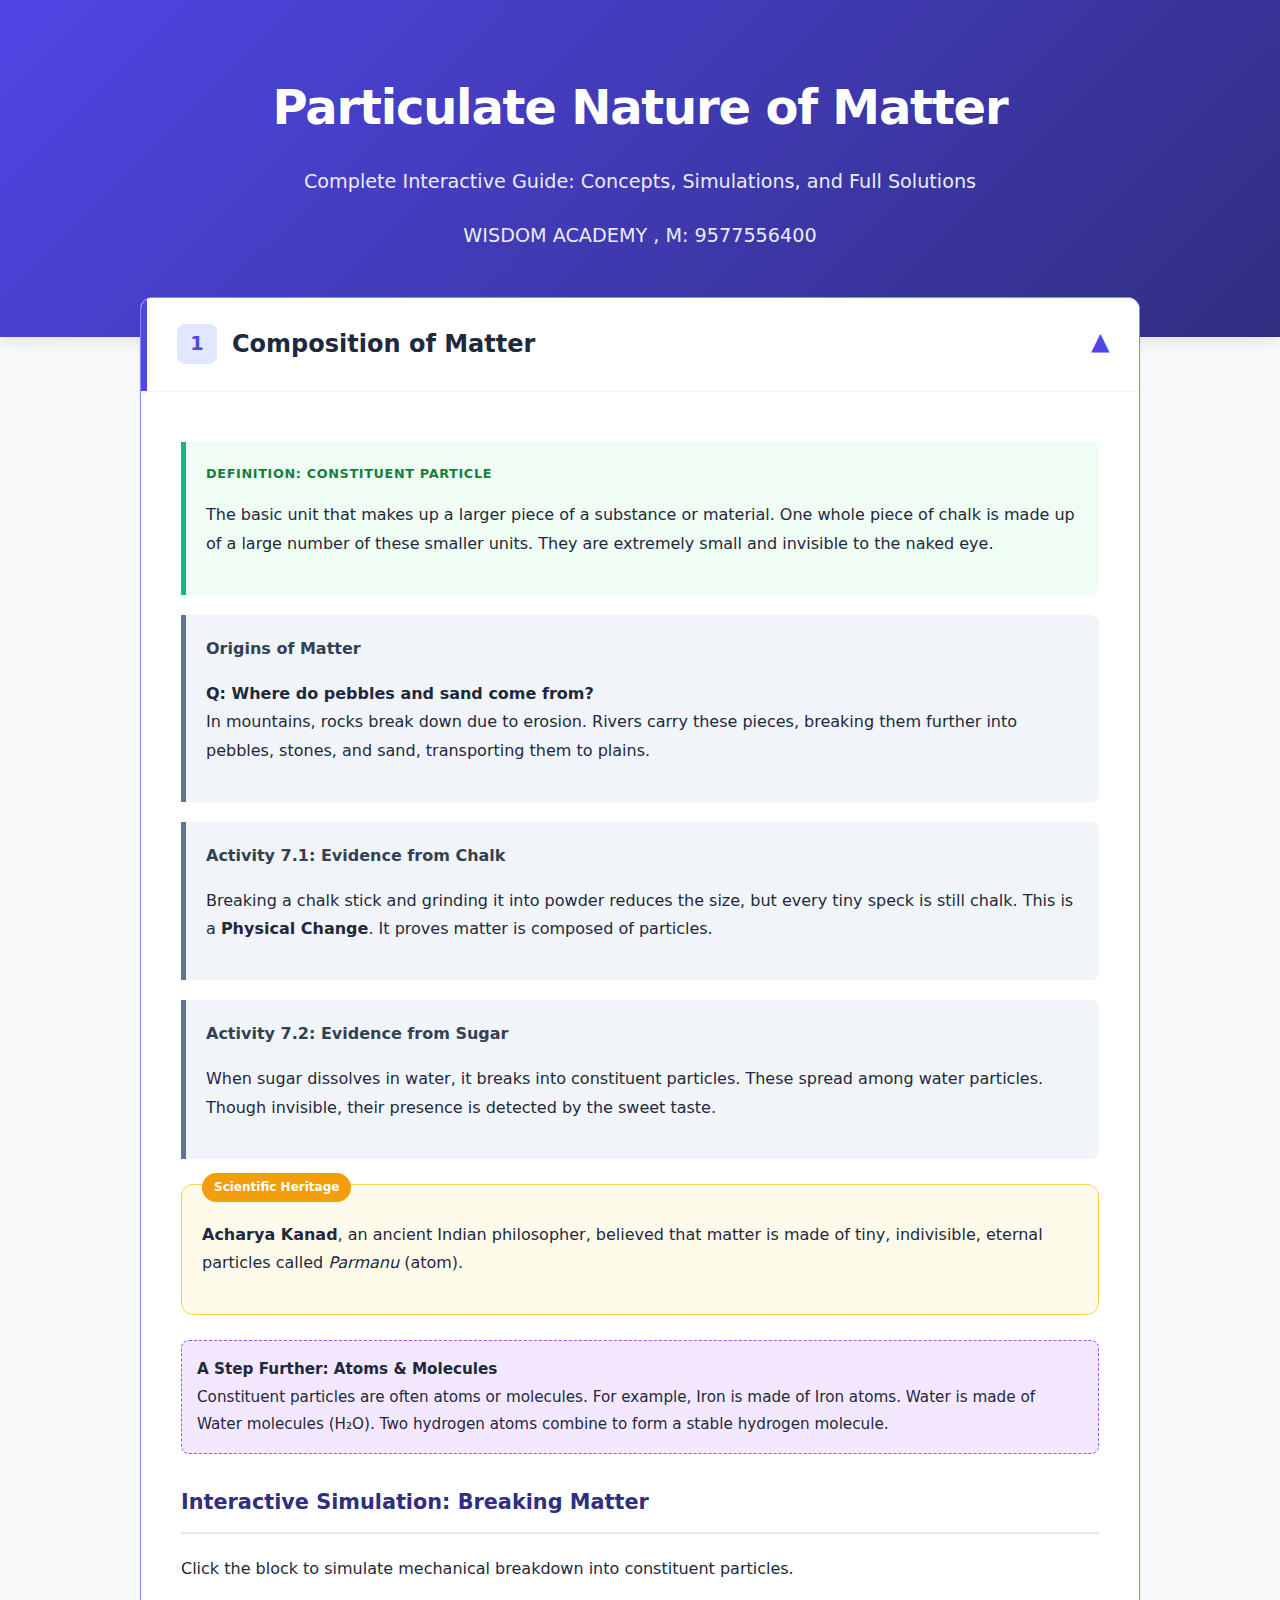
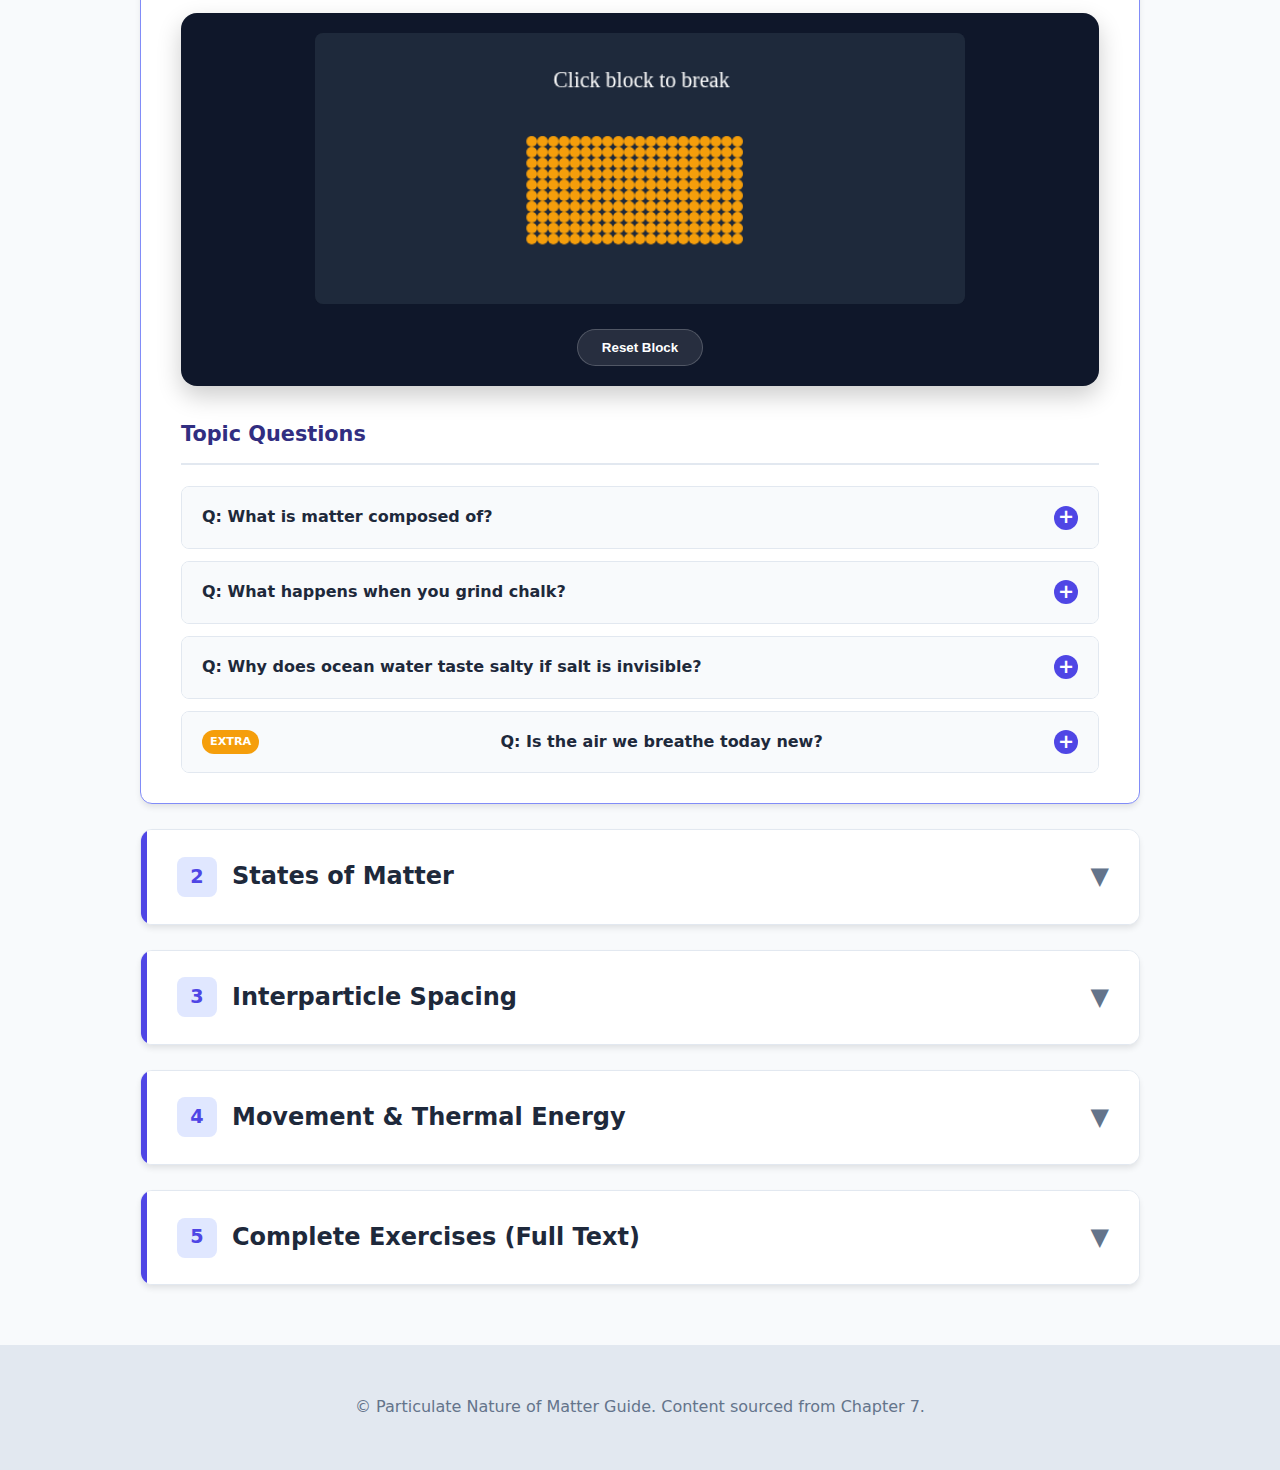
<file: 766.html>
<!DOCTYPE html>
<html lang="en">
<head>
    <meta charset="UTF-8">
    <meta name="viewport" content="width=device-width, initial-scale=1.0">
    <title>Particulate Nature of Matter: The Complete Source Guide</title>
    <style>
        :root {
            --brand: #4f46e5;       /* Indigo-600 */
            --brand-light: #818cf8;
            --accent: #f59e0b;      /* Amber-500 */
            --success: #10b981;     /* Emerald-500 */
            --bg-body: #f8fafc;
            --text-main: #1e293b;
            --text-light: #64748b;
            --card-bg: #ffffff;
        }

        body {
            font-family: 'Segoe UI', system-ui, -apple-system, sans-serif;
            background-color: var(--bg-body);
            color: var(--text-main);
            margin: 0;
            padding: 0;
            line-height: 1.8;
        }

        /* HEADER */
        header {
            background: linear-gradient(135deg, var(--brand), #312e81);
            color: white;
            padding: 4rem 1rem;
            text-align: center;
            box-shadow: 0 4px 15px rgba(0,0,0,0.1);
        }
        header h1 { margin: 0; font-size: 3rem; font-weight: 800; letter-spacing: -0.025em; }
        header p { font-size: 1.2rem; opacity: 0.9; margin-top: 15px; max-width: 800px; margin-inline: auto; }

        .container {
            max-width: 1000px;
            margin: -40px auto 60px;
            padding: 0 20px;
            position: relative;
            z-index: 10;
        }

        /* ACCORDION SECTIONS */
        .topic-wrapper {
            background: var(--card-bg);
            border-radius: 12px;
            margin-bottom: 25px;
            box-shadow: 0 4px 6px -1px rgba(0, 0, 0, 0.1);
            overflow: hidden;
            transition: all 0.3s ease;
            border: 1px solid #e2e8f0;
        }
        .topic-wrapper:hover { transform: translateY(-2px); box-shadow: 0 10px 15px -3px rgba(0, 0, 0, 0.1); }

        .topic-header {
            padding: 25px 30px;
            cursor: pointer;
            display: flex;
            justify-content: space-between;
            align-items: center;
            background: white;
            border-left: 6px solid var(--brand);
            user-select: none;
        }
        .topic-title {
            font-size: 1.5rem;
            font-weight: 700;
            color: var(--text-main);
            margin: 0;
            display: flex;
            align-items: center;
            gap: 15px;
        }
        .icon-box {
            background: #e0e7ff; color: var(--brand);
            width: 40px; height: 40px; border-radius: 8px;
            display: flex; align-items: center; justify-content: center;
            font-weight: bold; font-size: 1.2rem;
        }
        .toggle-icon { font-size: 1.5rem; color: var(--text-light); transition: transform 0.3s ease; }

        .topic-content {
            display: none;
            padding: 30px 40px;
            border-top: 1px solid #f1f5f9;
            animation: fadeIn 0.4s ease;
        }
        .topic-wrapper.active .topic-content { display: block; }
        .topic-wrapper.active .toggle-icon { transform: rotate(180deg); color: var(--brand); }
        .topic-wrapper.active { border-color: var(--brand-light); }

        @keyframes fadeIn { from { opacity: 0; transform: translateY(-10px); } to { opacity: 1; transform: translateY(0); } }

        /* CONTENT STYLES */
        h3 { color: #312e81; border-bottom: 2px solid #e2e8f0; padding-bottom: 10px; margin-top: 30px; font-size: 1.3rem; }
        
        .def-card {
            background: #f0fdf4;
            border-left: 5px solid var(--success);
            padding: 20px;
            border-radius: 0 8px 8px 0;
            margin: 20px 0;
        }
        .def-label { color: #15803d; font-weight: 800; text-transform: uppercase; font-size: 0.8rem; letter-spacing: 0.05em; display: block; margin-bottom: 5px; }

        .heritage-box {
            background: #fffbeb; border: 1px solid #fcd34d;
            padding: 20px; border-radius: 12px; margin: 25px 0; position: relative;
        }
        .heritage-badge {
            position: absolute; top: -12px; left: 20px;
            background: #f59e0b; color: white; padding: 4px 12px;
            border-radius: 20px; font-size: 0.75rem; font-weight: bold;
        }

        .activity-box {
            background: #f1f5f9; border-left: 5px solid #64748b;
            padding: 20px; margin: 20px 0; border-radius: 0 8px 8px 0;
        }
        .activity-title { font-weight: 700; color: #334155; display: block; margin-bottom: 8px; }

        .extra-concept {
            background: #f3e8ff; border: 1px dashed #a855f7;
            padding: 15px; border-radius: 8px; font-size: 0.95rem; margin-top: 20px;
        }

        /* TABLES */
        table { width: 100%; border-collapse: collapse; margin: 20px 0; background: white; border-radius: 8px; overflow: hidden; box-shadow: 0 2px 5px rgba(0,0,0,0.05); }
        th { background: var(--brand); color: white; padding: 12px 15px; text-align: left; }
        td { padding: 12px 15px; border-bottom: 1px solid #e2e8f0; }
        tr:last-child td { border-bottom: none; }

        /* SIMULATIONS */
        .sim-wrapper {
            background: #0f172a; padding: 20px; border-radius: 16px;
            text-align: center; color: white; margin: 30px 0;
            box-shadow: 0 10px 25px rgba(0,0,0,0.2);
        }
        canvas {
            background: #1e293b; border-radius: 8px; width: 100%; max-width: 650px;
            cursor: pointer; box-shadow: inset 0 0 20px rgba(0,0,0,0.5);
        }
        .controls { margin-top: 15px; display: flex; justify-content: center; gap: 15px; flex-wrap: wrap; }
        .btn-sim {
            background: rgba(255,255,255,0.1); color: white; border: 1px solid rgba(255,255,255,0.2);
            padding: 10px 24px; border-radius: 30px; cursor: pointer; font-weight: 600; transition: all 0.2s;
        }
        .btn-sim:hover, .btn-sim.active { background: var(--accent); border-color: var(--accent); color: #0f172a; }

        /* Q&A STYLES */
        .qa-list { display: grid; gap: 12px; margin-top: 20px; }
        .qa-item { border: 1px solid #e2e8f0; border-radius: 8px; overflow: hidden; }
        .qa-q {
            background: #f8fafc; padding: 16px 20px; cursor: pointer; font-weight: 600;
            display: flex; justify-content: space-between; align-items: center; color: var(--text-main);
            transition: background 0.2s;
        }
        .qa-q:hover { background: #e0e7ff; color: var(--brand); }
        .qa-a { display: none; padding: 20px; background: white; border-top: 1px solid #e2e8f0; color: #334155; }
        .qa-toggle {
            background: var(--brand); color: white; width: 24px; height: 24px;
            border-radius: 50%; display: flex; align-items: center; justify-content: center; font-size: 1.2rem;
        }
        .extra-badge {
            background: var(--accent); color: white; font-size: 0.7rem; padding: 2px 8px;
            border-radius: 12px; margin-right: 10px; vertical-align: middle;
        }

        footer { text-align: center; padding: 3rem; color: var(--text-light); background: #e2e8f0; margin-top: 60px; }
    </style>
</head>
<body>

<header>
    <h1>Particulate Nature of Matter</h1>
    <p>Complete Interactive Guide: Concepts, Simulations, and Full Solutions</p>
	<p>WISDOM ACADEMY , M: 9577556400</p>
</header>

<div class="container">

    <!-- TOPIC 1 -->
    <div class="topic-wrapper active" id="t1">
        <div class="topic-header" onclick="toggleTopic('t1')">
            <h2 class="topic-title"><span class="icon-box">1</span> Composition of Matter</h2>
            <span class="toggle-icon">▼</span>
        </div>
        <div class="topic-content">
            <div class="def-card">
                <span class="def-label">Definition: Constituent Particle</span>
                <p>The basic unit that makes up a larger piece of a substance or material. One whole piece of chalk is made up of a large number of these smaller units. They are extremely small and invisible to the naked eye.</p>
            </div>

            <div class="activity-box">
                <span class="activity-title">Origins of Matter</span>
                <p><strong>Q: Where do pebbles and sand come from?</strong><br>
                In mountains, rocks break down due to erosion. Rivers carry these pieces, breaking them further into pebbles, stones, and sand, transporting them to plains.</p>
            </div>

            <div class="activity-box">
                <span class="activity-title">Activity 7.1: Evidence from Chalk</span>
                <p>Breaking a chalk stick and grinding it into powder reduces the size, but every tiny speck is still chalk. This is a <strong>Physical Change</strong>. It proves matter is composed of particles.</p>
            </div>

            <div class="activity-box">
                <span class="activity-title">Activity 7.2: Evidence from Sugar</span>
                <p>When sugar dissolves in water, it breaks into constituent particles. These spread among water particles. Though invisible, their presence is detected by the sweet taste.</p>
            </div>

            <div class="heritage-box">
                <span class="heritage-badge">Scientific Heritage</span>
                <p><strong>Acharya Kanad</strong>, an ancient Indian philosopher, believed that matter is made of tiny, indivisible, eternal particles called <em>Parmanu</em> (atom).</p>
            </div>

            <div class="extra-concept">
                <strong>A Step Further: Atoms & Molecules</strong><br>
                Constituent particles are often atoms or molecules. For example, Iron is made of Iron atoms. Water is made of Water molecules (H₂O). Two hydrogen atoms combine to form a stable hydrogen molecule.
            </div>

            <h3>Interactive Simulation: Breaking Matter</h3>
            <p>Click the block to simulate mechanical breakdown into constituent particles.</p>
            <div class="sim-wrapper">
                <canvas id="simBreak" width="600" height="250"></canvas>
                <div class="controls">
                    <button class="btn-sim" onclick="resetBreak()">Reset Block</button>
                </div>
            </div>

            <h3>Topic Questions</h3>
            <div class="qa-list">
                <div class="qa-item"><div class="qa-q" onclick="toggleAns(this)">Q: What is matter composed of? <span class="qa-toggle">+</span></div><div class="qa-a">Matter is composed of extremely small constituent particles, which are the basic building blocks of substances. These particles are held together by interparticle forces of attraction.</div></div>
                <div class="qa-item"><div class="qa-q" onclick="toggleAns(this)">Q: What happens when you grind chalk? <span class="qa-toggle">+</span></div><div class="qa-a">Grinding chalk reduces it to smaller specks, which are still chalk (a physical change). Each speck consists of many tiny constituent particles.</div></div>
                <div class="qa-item"><div class="qa-q" onclick="toggleAns(this)">Q: Why does ocean water taste salty if salt is invisible? <span class="qa-toggle">+</span></div><div class="qa-a">Ocean water tastes salty because salt dissolves into its constituent particles, which are too small to be seen. These particles spread among water particles, occupying interparticle spaces.</div></div>
                <div class="qa-item"><div class="qa-q" onclick="toggleAns(this)"><span class="extra-badge">EXTRA</span> Q: Is the air we breathe today new? <span class="qa-toggle">+</span></div><div class="qa-a">The air contains the same <em>types</em> of particles (nitrogen, oxygen) as thousands of years ago, but the specific particles have cycled through natural processes like respiration and photosynthesis.</div></div>
            </div>
        </div>
    </div>

    <!-- TOPIC 2 -->
    <div class="topic-wrapper" id="t2">
        <div class="topic-header" onclick="toggleTopic('t2')">
            <h2 class="topic-title"><span class="icon-box">2</span> States of Matter</h2>
            <span class="toggle-icon">▼</span>
        </div>
        <div class="topic-content">
            <div class="def-card">
                <span class="def-label">Definition: Interparticle Attraction</span>
                <p>The force that holds constituent particles together. The strength of this force determines the physical state of the substance (Solid, Liquid, or Gas).</p>
            </div>

            <h3>1. Solid State</h3>
            <p>Particles are tightly packed with <strong>strong</strong> interparticle forces. They cannot move freely and only vibrate in fixed positions.</p>
            <ul>
                <li><strong>Properties:</strong> Fixed shape, fixed volume.</li>
                <li><strong>Example (Activity 7.3):</strong> Iron, stone, wood (hard to break).</li>
            </ul>

            <h3>2. Liquid State</h3>
            <p>Particles have <strong>weaker</strong> forces than solids. They can move within a limited space and slide past each other.</p>
            <ul>
                <li><strong>Properties:</strong> Fixed volume, no fixed shape (takes shape of container).</li>
                <li><strong>Example (Activity 7.4):</strong> Water poured into different jars changes shape but keeps volume (200mL).</li>
            </ul>

            <h3>3. Gaseous State</h3>
            <p>Particles have <strong>negligible</strong> forces. They move freely in all directions, filling the entire available space.</p>
            <ul>
                <li><strong>Properties:</strong> No fixed shape, no fixed volume.</li>
                <li><strong>Example (Activity 7.5):</strong> Smoke or Iodine vapour fills the entire jar.</li>
            </ul>

            <div class="extra-concept">
                <strong>Fluids:</strong> Both liquids and gases are classified as fluids because they can flow and do not retain a fixed shape.
            </div>

            <h3>Phase Changes</h3>
            <div class="def-card">
                <span class="def-label">Definitions: Melting & Boiling</span>
                <p><strong>Melting Point:</strong> The temperature at which a solid turns into a liquid at atmospheric pressure (particles gain energy to overcome forces).</p>
                <p><strong>Boiling Point:</strong> The temperature at which a liquid turns into a gas at atmospheric pressure (bulk phenomenon with bubbles).</p>
            </div>

            <table>
                <thead><tr><th>Material</th><th>Melting Point</th></tr></thead>
                <tbody>
                    <tr><td>Ice</td><td>0 °C</td></tr>
                    <tr><td>Urea</td><td>133 °C</td></tr>
                    <tr><td>Iron</td><td>1538 °C</td></tr>
                </tbody>
            </table>

            <h3>Interactive Simulation: States of Matter</h3>
            <p>Switch between modes to see how particles behave.</p>
            <div class="sim-wrapper">
                <canvas id="simStates" width="600" height="250"></canvas>
                <div class="controls">
                    <button class="btn-sim" onclick="setSimState('solid')">Solid</button>
                    <button class="btn-sim" onclick="setSimState('liquid')">Liquid</button>
                    <button class="btn-sim" onclick="setSimState('gas')">Gas</button>
                </div>
            </div>

            <h3>Topic Questions</h3>
            <div class="qa-list">
                <div class="qa-item"><div class="qa-q" onclick="toggleAns(this)">Q: Why pile stones but not water? <span class="qa-toggle">+</span></div><div class="qa-a">Stones (solids) have strong interparticle forces keeping particles in fixed positions. Water (liquid) has weaker forces, so particles flow freely.</div></div>
                <div class="qa-item"><div class="qa-q" onclick="toggleAns(this)">Q: Why does water lose shape when released from hands? <span class="qa-toggle">+</span></div><div class="qa-a">Water takes the shape of the container (hands). When released, particles flow due to weak interparticle forces, losing that shape.</div></div>
                <div class="qa-item"><div class="qa-q" onclick="toggleAns(this)">Q: Evaporation vs Boiling? <span class="qa-toggle">+</span></div><div class="qa-a"><strong>Evaporation:</strong> Slow process at surface, occurs at any temperature.<br><strong>Boiling:</strong> Fast process throughout the liquid (bubbles), occurs at a specific boiling point.</div></div>
                <div class="qa-item"><div class="qa-q" onclick="toggleAns(this)">Q: Are rice grains solid or liquid? <span class="qa-toggle">+</span></div><div class="qa-a">Solids. They appear to flow in bulk, but each individual grain retains its own fixed shape and volume due to strong forces.</div></div>
            </div>
        </div>
    </div>

    <!-- TOPIC 3 -->
    <div class="topic-wrapper" id="t3">
        <div class="topic-header" onclick="toggleTopic('t3')">
            <h2 class="topic-title"><span class="icon-box">3</span> Interparticle Spacing</h2>
            <span class="toggle-icon">▼</span>
        </div>
        <div class="topic-content">
            <div class="def-card">
                <span class="def-label">Concept: The Void</span>
                <p>The space between constituent particles contains <strong>nothing</strong> (vacuum). It is not filled with air.</p>
                <p><strong>Spacing Order:</strong> Solids (Min) &lt; Liquids &lt; Gases (Max).</p>
            </div>

            <div class="activity-box">
                <span class="activity-title">Activity 7.6: Compressibility</span>
                <p><strong>Experiment:</strong> A syringe with air compresses easily. A syringe with water does not.<br>
                <strong>Conclusion:</strong> Gases have large interparticle spaces that can be reduced by pressure. Liquids and solids have minimal space.</p>
            </div>

            <div class="activity-box">
                <span class="activity-title">Activity 7.7: Dissolving & Volume</span>
                <p>When sugar dissolves in water, the volume does not increase significantly. This is because sugar particles occupy the existing empty spaces between water particles.</p>
            </div>

            <div class="extra-concept">
                <strong>Dust vs. Particles:</strong> "Suspended Particulate Matter" (SPM) refers to dust in air. A dust particle is a large clump, made of millions of constituent particles (atoms).
            </div>

            <h3>Interactive Simulation: Compressibility</h3>
            <p>Push the plunger. Observe that Gas compresses, but Liquid (simulated resistance) does not.</p>
            <div class="sim-wrapper" style="background:white; border:1px solid #ccc; overflow:hidden; position:relative;">
                <div style="width:300px; height:60px; border:4px solid #333; margin:0 auto; background:#f1f5f9; position:relative; overflow:hidden;">
                    <div id="gas-particles" style="position:absolute; width:100%; height:100%;"></div>
                    <div id="plunger" style="position:absolute; width:25px; height:100%; right:0; top:0; background:#64748b; transition: right 0.5s;"></div>
                </div>
                <div class="controls">
                    <button class="btn-sim" style="background:#334155; color:white;" onclick="compressSyringe()">Compress</button>
                    <button class="btn-sim" style="background:#334155; color:white;" onclick="releaseSyringe()">Release</button>
                </div>
            </div>

            <h3>Topic Questions</h3>
            <div class="qa-list">
                <div class="qa-item"><div class="qa-q" onclick="toggleAns(this)">Q: How does invisible air add weight? <span class="qa-toggle">+</span></div><div class="qa-a">Air consists of gas particles that have mass. When a balloon is inflated, it contains many particles which collectively add weight.</div></div>
                <div class="qa-item"><div class="qa-q" onclick="toggleAns(this)">Q: Why is water incompressible? <span class="qa-toggle">+</span></div><div class="qa-a">Water particles are closely packed with limited interparticle space, making it nearly incompressible compared to air.</div></div>
                <div class="qa-item"><div class="qa-q" onclick="toggleAns(this)">Q: Why doesn't sand dissolve like sugar? <span class="qa-toggle">+</span></div><div class="qa-a">Sand has strong interparticle forces that water cannot break. Sugar has weaker forces that allow particles to separate and hide in water's spaces.</div></div>
            </div>
        </div>
    </div>

    <!-- TOPIC 4 -->
    <div class="topic-wrapper" id="t4">
        <div class="topic-header" onclick="toggleTopic('t4')">
            <h2 class="topic-title"><span class="icon-box">4</span> Movement & Thermal Energy</h2>
            <span class="toggle-icon">▼</span>
        </div>
        <div class="topic-content">
            <div class="def-card">
                <span class="def-label">Definition: Thermal Energy</span>
                <p>Energy related to the temperature of the substance. Higher temperature means higher thermal energy, which causes particles to move faster.</p>
            </div>

            <div class="activity-box">
                <span class="activity-title">Activity 7.8: Diffusion in Water</span>
                <p>Potassium Permanganate spreads in water.
                <br><strong>Observation:</strong> Spreads fastest in Hot Water, slowest in Ice-Cold Water.
                <br><strong>Conclusion:</strong> Heat increases particle movement.</p>
            </div>

            <div class="activity-box">
                <span class="activity-title">Activity 7.9: Diffusion in Air</span>
                <p>Incense fragrance spreads because gas particles move rapidly and collide with air particles, distributing the scent.</p>
            </div>

            <div class="extra-concept">
                <strong>Everyday Science: Soap Action</strong><br>
                Soap particles have two ends. One attaches to oil, the other to water. They surround oil particles, lifting them off fabric so water can wash them away.
            </div>

            <h3>Interactive Simulation: Heat & Speed</h3>
            <p>Use the slider. <strong>Hot = Fast (Red)</strong>. <strong>Cold = Slow (Blue)</strong>.</p>
            <div class="sim-wrapper">
                <canvas id="simHeat" width="600" height="250"></canvas>
                <div class="controls">
                    <span>Cold</span> <input type="range" id="tempSlider" min="1" max="100" value="20"> <span>Hot</span>
                </div>
            </div>

            <h3>Topic Questions</h3>
            <div class="qa-list">
                <div class="qa-item"><div class="qa-q" onclick="toggleAns(this)">Q: How does temperature affect movement? <span class="qa-toggle">+</span></div><div class="qa-a">Higher temperatures increase thermal energy, causing particles to move faster. Solids vibrate more vigorously; gases move faster and farther apart.</div></div>
                <div class="qa-item"><div class="qa-q" onclick="toggleAns(this)"><span class="extra-badge">EXTRA</span> Q: Why does smell reach far? <span class="qa-toggle">+</span></div><div class="qa-a">Because gas particles have negligible forces and move very quickly in all directions, carrying the scent through collisions with air.</div></div>
            </div>
        </div>
    </div>

    <!-- TOPIC 5: EXERCISES -->
    <div class="topic-wrapper" id="t5">
        <div class="topic-header" onclick="toggleTopic('t5')">
            <h2 class="topic-title"><span class="icon-box">5</span> Complete Exercises (Full Text)</h2>
            <span class="toggle-icon">▼</span>
        </div>
        <div class="topic-content">
            <p>Below are the full questions and answers from the chapter exercises, including detailed justifications.</p>

            <div class="qa-list">
                <!-- Q1 -->
                <div class="qa-item">
                    <div class="qa-q" onclick="toggleAns(this)">Q1: Primary difference between solids and liquids? <span class="qa-toggle">+</span></div>
                    <div class="qa-a">
                        <strong>Q: Choose the correct option. The primary difference between solids and liquids is that the constituent particles are:</strong><br>
                        (i) closely packed in solids, while they are stationary in liquids.<br>
                        (ii) far apart in solids and have fixed position in liquids.<br>
                        (iii) always moving in solids and have fixed position in liquids.<br>
                        (iv) closely packed in solids and move past each other in liquids.<br><br>
                        <strong>Answer: (iv) closely packed in solids and move past each other in liquids.</strong><br>
                        <strong>Explanation:</strong> Solids have closely packed particles with strong interparticle forces, restricting movement to vibrations. Liquids have weaker forces, allowing particles to move past each other, giving liquids no fixed shape.
                    </div>
                </div>

                <!-- Q2 -->
                <div class="qa-item">
                    <div class="qa-q" onclick="toggleAns(this)">Q2: True/False and Corrections <span class="qa-toggle">+</span></div>
                    <div class="qa-a">
                        <strong>Q: Which of the following statements are true? Correct the false statements.</strong><br><br>
                        (i) Melting ice into water is an example of the transformation of a solid into a liquid.<br>
                        <strong>Ans: True</strong><br><br>

                        (ii) Melting process involves a decrease in interparticle attractions during the transformation.<br>
                        <strong>Ans: False.</strong><br>
                        <em>Corrected:</em> The melting process involves particles gaining thermal energy to overcome interparticle attractions, allowing them to move apart.<br><br>

                        (iii) Solids have a fixed shape and a fixed volume.<br>
                        <strong>Ans: True</strong><br><br>

                        (iv) The interparticle interactions in solids are very strong, and the interparticle spaces are very small.<br>
                        <strong>Ans: True</strong><br><br>

                        (v) When we heat camphor in one corner of a room, the fragrance reaches all corners of the room.<br>
                        <strong>Ans: True</strong> (Camphor sublimates and diffuses).<br><br>

                        (vi) On heating, we are adding energy to the camphor, and the energy is released as a smell.<br>
                        <strong>Ans: False.</strong><br>
                        <em>Corrected:</em> On heating, we add energy to the camphor, causing it to change into vapour; the smell is not energy release, but the vapour molecules reaching our nose.
                    </div>
                </div>

                <!-- Q3 -->
                <div class="qa-item">
                    <div class="qa-q" onclick="toggleAns(this)">Q3: If we remove particles from a chair? <span class="qa-toggle">+</span></div>
                    <div class="qa-a">
                        <strong>Q: Choose the correct answer with justification. If we could remove all the constituent particles from a chair, what would happen?</strong><br>
                        (i) Nothing will change.<br>
                        (ii) The chair will weigh less due to lost particles.<br>
                        (iii) Nothing of the chair will remain.<br><br>
                        <strong>Correct Answer: (iii) Nothing of the chair will remain.</strong><br><br>
                        <strong>Justification:</strong> A chair, like all objects, is made up of constituent particles such as atoms and molecules, which are held together by various forces. These particles define the chair’s structure, mass, and physical properties. If we could remove all the constituent particles:<br>
                        - <em>Option (i)</em> is incorrect because removing all particles would eliminate the chair’s physical existence.<br>
                        - <em>Option (ii)</em> is incorrect because weight is determined by the total number of particles. If all particles are removed, the chair would cease to exist, and the concept of weight would no longer apply.<br>
                        - <em>Option (iii)</em> is correct. Removing all constituent particles would mean disassembling the chair at its most fundamental level, leaving no material or physical form behind. The chair would effectively disappear.
                    </div>
                </div>

                <!-- Q4 -->
                <div class="qa-item">
                    <div class="qa-q" onclick="toggleAns(this)">Q4: Why gases mix easily, solids do not? <span class="qa-toggle">+</span></div>
                    <div class="qa-a">
                        Gases mix easily because the molecules in a gas are far apart and move very quickly in all directions. This high speed and large spacing mean they can spread out and intermingle without much restriction. In solids, the particles are tightly packed in fixed positions and can only vibrate in place, so they cannot move freely to mix with particles of another solid.
                    </div>
                </div>

                <!-- Q5 -->
                <div class="qa-item">
                    <div class="qa-q" onclick="toggleAns(this)">Q5: Milk flows, glass tumbler stays shaped. Justify. <span class="qa-toggle">+</span></div>
                    <div class="qa-a">
                        Milk flows and spreads out because it is a liquid, and in liquids, particles are close together but can slide past each other. This allows a liquid to take the shape of its container and flow. The glass tumbler keeps its shape because it is a solid, and in solids, particles are tightly packed in fixed positions, so they can only vibrate but cannot move around. This rigidity makes a solid maintain its own shape.
                    </div>
                </div>

                <!-- Q6 -->
                <div class="qa-item">
                    <div class="qa-q" onclick="toggleAns(this)">Q6: Diagram changes: Ice to Water Vapour. <span class="qa-toggle">+</span></div>
                    <div class="qa-a">
                        (Diagram Description based on text concepts):<br>
                        <strong>Ice (Solid):</strong> Particles are arranged in a regular, tightly packed grid pattern.<br>
                        ↓<br>
                        <strong>Water (Liquid):</strong> Particles are close together but disordered/randomly arranged.<br>
                        ↓<br>
                        <strong>Vapour (Gas):</strong> Particles are very far apart and distributed randomly in space.
                    </div>
                </div>

                <!-- Q7 -->
                <div class="qa-item">
                    <div class="qa-q" onclick="toggleAns(this)">Q7: Particle Pictures (Al, Glycerin, Methane) <span class="qa-toggle">+</span></div>
                    <div class="qa-a">
                        <strong>(i) Aluminum foil (Solid):</strong> Draw particles in a tightly packed, orderly grid.<br>
                        <strong>(ii) Glycerin (Liquid):</strong> Draw particles close together but in a random, non-grid arrangement.<br>
                        <strong>(iii) Methane gas (Gas):</strong> Draw particles far apart from each other.
                    </div>
                </div>

                <!-- Q8 -->
                <div class="qa-item">
                    <div class="qa-q" onclick="toggleAns(this)">Q8: Identify states of wax in a candle. <span class="qa-toggle">+</span></div>
                    <div class="qa-a">
                        <strong>Solid wax:</strong> The unburned wax body (closely packed particles).<br>
                        <strong>Liquid wax:</strong> The melted wax around the wick (particles moving freely in limited space).<br>
                        <strong>Gaseous wax:</strong> The wax vapour that burns in the flame (particles moving freely in all directions).
                    </div>
                </div>
            </div>
        </div>
    </div>

</div>

<footer>
    &copy; Particulate Nature of Matter Guide. Content sourced from Chapter 7.
</footer>

<script>
    // --- ACCORDION LOGIC ---
    function toggleTopic(id) {
        const el = document.getElementById(id);
        const isOpen = el.classList.contains('active');
        document.querySelectorAll('.topic-wrapper').forEach(t => t.classList.remove('active'));
        if(!isOpen) {
            el.classList.add('active');
            stopAnim();
            if(id==='t1') initBreak();
            if(id==='t2') initStates();
            if(id==='t3') initSyringe();
            if(id==='t4') initHeat();
        } else {
            stopAnim();
        }
    }

    function toggleAns(el) {
        const ans = el.nextElementSibling;
        const icon = el.querySelector('.qa-toggle');
        if(ans.style.display === 'block') {
            ans.style.display = 'none'; icon.textContent = '+'; el.style.background = '#f8fafc';
        } else {
            ans.style.display = 'block'; icon.textContent = '-'; el.style.background = '#e0e7ff';
        }
    }

    // --- ANIMATION SYSTEM ---
    let animId = null;
    function stopAnim() { if(animId) cancelAnimationFrame(animId); }

    // --- SIM 1: BREAKING ---
    let bParts = [];
    function initBreak() {
        const c = document.getElementById('simBreak'); const ctx = c.getContext('2d');
        resetBreak();
        c.onclick = () => { bParts.forEach(p => { p.broken=true; p.vx=(Math.random()-0.5)*12; p.vy=(Math.random()-0.5)*12; }) };
        function draw() {
            ctx.fillStyle = '#1e293b'; ctx.fillRect(0,0,c.width,c.height);
            ctx.fillStyle = '#f59e0b';
            bParts.forEach(p => {
                if(p.broken){ p.x+=p.vx; p.y+=p.vy; }
                ctx.beginPath(); ctx.arc(p.x,p.y,5,0,Math.PI*2); ctx.fill();
            });
            if(!bParts.broken) { ctx.fillStyle='white'; ctx.font='20px Segoe UI'; ctx.fillText("Click block to break", 220, 50); }
            animId = requestAnimationFrame(draw);
        }
        draw();
    }
    function resetBreak() { bParts=[]; for(let i=0;i<20;i++) for(let j=0;j<10;j++) bParts.push({x:200+i*10,y:100+j*10,vx:0,vy:0,broken:false}); }

    // --- SIM 2: STATES ---
    let sMode = 'solid', sParts = [];
    function setSimState(m) { 
        sMode = m; 
        document.querySelectorAll('.btn-sim').forEach(b => b.classList.remove('active'));
        event.target.classList.add('active');
        sParts = []; for(let i=0;i<60;i++) sParts.push({x:Math.random()*600,y:Math.random()*250,vx:0,vy:0,bx:200+(i%10)*20,by:80+Math.floor(i/10)*20});
    }
    function initStates() {
        const c = document.getElementById('simStates'); const ctx = c.getContext('2d'); setSimState('solid');
        function draw() {
            ctx.fillStyle = '#1e293b'; ctx.fillRect(0,0,c.width,c.height);
            sParts.forEach(p => {
                if(sMode==='solid') { p.x=p.bx+(Math.random()-0.5); p.y=p.by+(Math.random()-0.5); ctx.fillStyle='#4f46e5'; }
                else if(sMode==='liquid') {
                    p.vx+=(Math.random()-0.5)*0.5; p.vy+=(Math.random()-0.5)*0.5+0.05; p.x+=p.vx; p.y+=p.vy;
                    p.vx*=0.95; p.vy*=0.95; if(p.y>240) p.vy*=-0.6; if(p.x<0||p.x>600) p.vx*=-1;
                    ctx.fillStyle='#f59e0b';
                } else {
                    p.x+=p.vx||(p.vx=(Math.random()-0.5)*5); p.y+=p.vy||(p.vy=(Math.random()-0.5)*5);
                    if(p.x<0||p.x>600) p.vx*=-1; if(p.y<0||p.y>250) p.vy*=-1;
                    ctx.fillStyle='#ef4444';
                }
                ctx.beginPath(); ctx.arc(p.x,p.y,6,0,Math.PI*2); ctx.fill();
            });
            ctx.fillStyle='white'; ctx.fillText(sMode.toUpperCase(), 10, 20); animId=requestAnimationFrame(draw);
        }
        draw();
    }

    // --- SIM 3: SYRINGE ---
    function initSyringe() {
        const con = document.getElementById('gas-particles'); con.innerHTML = '';
        for(let i=0;i<40;i++) {
            let d = document.createElement('div');
            d.style.cssText = `width:8px;height:8px;background:#ef4444;border-radius:50%;position:absolute;transition:left 0.5s;`;
            d.style.left=Math.random()*90+'%'; d.style.top=Math.random()*90+'%'; con.appendChild(d);
        }
        document.getElementById('plunger').style.right='0';
    }
    function compressSyringe() { document.getElementById('plunger').style.right='50%'; Array.from(document.getElementById('gas-particles').children).forEach(d => d.style.left=Math.random()*45+'%'); }
    function releaseSyringe() { document.getElementById('plunger').style.right='0'; Array.from(document.getElementById('gas-particles').children).forEach(d => d.style.left=Math.random()*90+'%'); }

    // --- SIM 4: HEAT ---
    function initHeat() {
        const c = document.getElementById('simHeat'); const ctx = c.getContext('2d'); const s = document.getElementById('tempSlider');
        let hParts=[]; for(let i=0;i<50;i++) hParts.push({x:300,y:125,vx:0,vy:0,bx:200+(i%10)*20,by:80+Math.floor(i/10)*20});
        function draw() {
            ctx.fillStyle = '#1e293b'; ctx.fillRect(0,0,c.width,c.height);
            let t = parseInt(s.value);
            hParts.forEach(p => {
                if(t<30) { p.x=p.bx+(Math.random()-0.5)*(t/5); p.y=p.by+(Math.random()-0.5)*(t/5); ctx.fillStyle='#4f46e5'; }
                else {
                    let sp = t/15; p.vx+=(Math.random()-0.5)*sp*0.2; p.vy+=(Math.random()-0.5)*sp*0.2;
                    p.x+=p.vx; p.y+=p.vy; p.vx*=0.95; p.vy*=0.95;
                    if(p.x<0||p.x>600) p.vx*=-1; if(p.y<0||p.y>250) p.vy*=-1;
                    ctx.fillStyle = t>60?'#ef4444':'#f59e0b';
                }
                ctx.beginPath(); ctx.arc(p.x,p.y,7,0,Math.PI*2); ctx.fill();
            });
            ctx.fillStyle='white'; ctx.fillText("Temp: "+t, 10, 20); animId=requestAnimationFrame(draw);
        }
        draw();
    }

    // Init first sim
    window.onload = function() { initBreak(); };
</script>

</body>
</html>
</file>
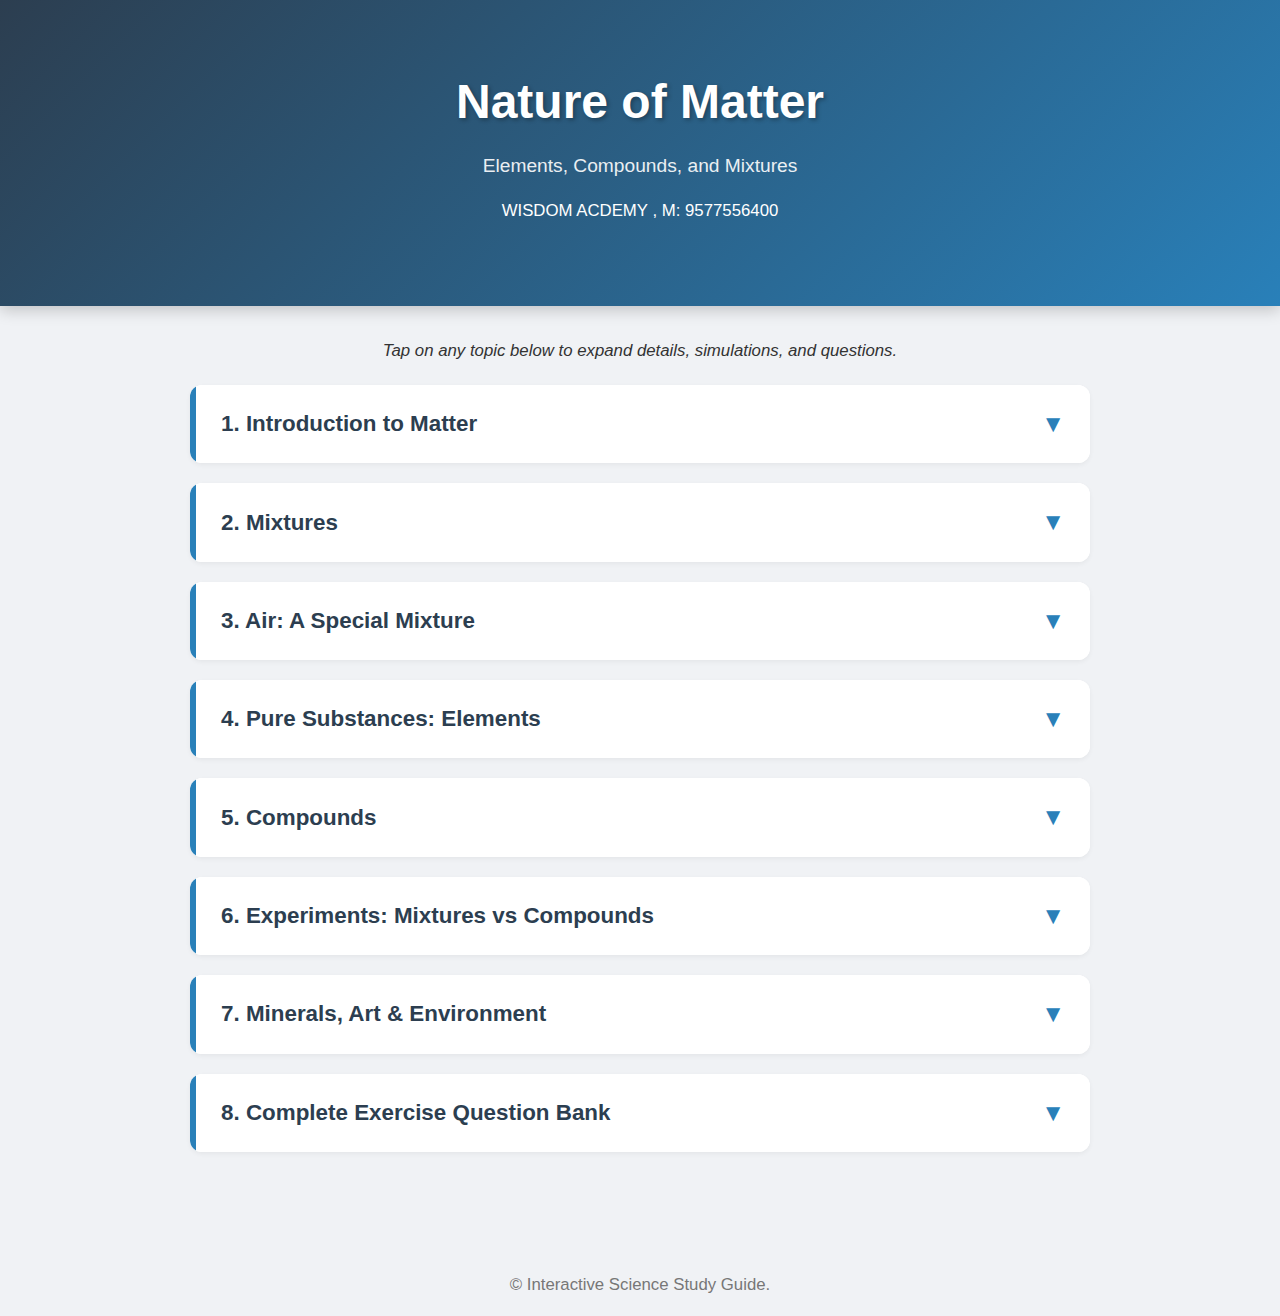
<file: 78.html>
<!DOCTYPE html>
<html lang="en">
<head>
    <meta charset="UTF-8">
    <meta name="viewport" content="width=device-width, initial-scale=1.0">
    <title>Nature of Matter: Elements, Compounds, & Mixtures</title>
    <style>
        :root {
            --primary: #2980b9;
            --secondary: #2c3e50;
            --accent: #e67e22;
            --light: #ecf0f1;
            --success: #27ae60;
            --danger: #c0392b;
            --card-bg: #ffffff;
            --text-color: #333;
        }

        body {
            font-family: 'Segoe UI', Tahoma, Geneva, Verdana, sans-serif;
            margin: 0;
            padding: 0;
            background-color: #f0f2f5;
            color: var(--text-color);
            line-height: 1.6;
        }

        /* Hero Header */
        header {
            background: linear-gradient(135deg, var(--secondary), var(--primary));
            color: white;
            text-align: center;
            padding: 4rem 1rem;
            margin-bottom: 2rem;
            box-shadow: 0 4px 15px rgba(0,0,0,0.2);
        }

        h1 { margin: 0; font-size: 3rem; text-shadow: 2px 2px 4px rgba(0,0,0,0.3); }
        .subtitle { font-size: 1.2rem; margin-top: 10px; font-weight: 300; opacity: 0.9; }

        .container {
            max-width: 900px;
            margin: 0 auto;
            padding: 0 15px 50px 15px;
        }

        /* Expandable Topic Cards */
        .topic-card {
            background: var(--card-bg);
            border-radius: 12px;
            margin-bottom: 20px;
            box-shadow: 0 2px 5px rgba(0,0,0,0.05);
            overflow: hidden;
            transition: all 0.3s ease;
        }

        .topic-header {
            background-color: white;
            padding: 20px 25px;
            cursor: pointer;
            display: flex;
            justify-content: space-between;
            align-items: center;
            border-left: 6px solid var(--primary);
            transition: background 0.2s;
        }
        
        .topic-header:hover { background-color: #f8f9fa; }
        
        .topic-title {
            font-size: 1.4rem;
            font-weight: bold;
            color: var(--secondary);
            margin: 0;
        }

        .toggle-icon {
            font-size: 1.5rem;
            color: var(--primary);
            transition: transform 0.3s;
        }

        .topic-content {
            max-height: 0;
            overflow: hidden;
            transition: max-height 0.5s ease-out;
            background-color: white;
            padding: 0 25px;
        }

        .topic-card.active .toggle-icon { transform: rotate(180deg); }
        .topic-card.active .topic-content { padding-bottom: 25px; border-top: 1px solid #eee; }

        /* Content Styling */
        h3 { color: var(--accent); margin-top: 25px; border-bottom: 2px solid #eee; padding-bottom: 5px; }
        h4 { color: var(--primary); margin-top: 15px; }
        
        p, li { font-size: 1.05rem; }
        ul { list-style-type: disc; padding-left: 20px; }
        
        table { width: 100%; border-collapse: collapse; margin: 15px 0; font-size: 0.95rem; }
        th, td { border: 1px solid #ddd; padding: 12px; text-align: left; }
        th { background-color: var(--secondary); color: white; }
        tr:nth-child(even) { background-color: #f9f9f9; }

        /* Simulation Box */
        .sim-box {
            background: #f8f9fa;
            border: 2px dashed #bdc3c7;
            border-radius: 10px;
            padding: 20px;
            margin: 20px 0;
            text-align: center;
            position: relative;
        }
        .sim-title { font-weight: bold; color: var(--danger); margin-bottom: 10px; display: block; }
        
        .btn {
            background: var(--primary); color: white; border: none; padding: 10px 20px;
            border-radius: 5px; cursor: pointer; font-size: 1rem; transition: background 0.3s; margin: 5px;
        }
        .btn:hover { background: var(--secondary); }

        /* Q&A Section Styling */
        .qa-section {
            margin-top: 30px;
            background-color: #eef2f3;
            border-radius: 8px;
            padding: 15px;
            border: 1px solid #dcdcdc;
        }
        .qa-label { 
            background: var(--success); color: white; padding: 5px 10px; 
            border-radius: 4px; font-size: 0.9rem; font-weight: bold; display: inline-block; margin-bottom: 10px;
        }
        
        .question-item { margin-bottom: 10px; }
        
        .q-btn {
            width: 100%; text-align: left; background: white; border: 1px solid #ccc;
            padding: 12px; font-weight: 600; cursor: pointer; border-radius: 5px;
            display: flex; justify-content: space-between; align-items: center;
            transition: all 0.2s;
        }
        .q-btn:hover { border-color: var(--primary); color: var(--primary); }
        .q-btn::after { content: '+'; font-size: 1.2rem; font-weight: bold; }
        .q-btn.active::after { content: '-'; }

        .a-panel {
            max-height: 0; overflow: hidden; transition: max-height 0.3s ease;
            background: white; margin: 0 5px; border-left: 4px solid var(--success);
        }
        .a-content { padding: 15px; color: #444; }

        /* Specific Animations */
        @keyframes float { 0% { transform: translateY(0px); } 50% { transform: translateY(-10px); } 100% { transform: translateY(0px); } }
        .floating { animation: float 3s ease-in-out infinite; display: inline-block; font-size: 2rem; margin: 10px; }

        /* Electrolysis Animation Elements */
        .beaker { width: 100px; height: 120px; border: 3px solid #555; border-top: none; margin: 10px auto; position: relative; background: rgba(52, 152, 219, 0.1); }
        .electrode { width: 8px; height: 80px; background: #333; position: absolute; bottom: 0; }
        .bubble { width: 4px; height: 4px; background: white; border-radius: 50%; position: absolute; opacity: 0; }
        @keyframes rise { 0% { bottom: 0; opacity: 1; } 100% { bottom: 100%; opacity: 0; } }

        /* Magnet Animation */
        .particle-container { height: 100px; background: #fff; border: 1px solid #ccc; position: relative; margin-bottom: 10px; }
        .dot { width: 8px; height: 8px; border-radius: 50%; position: absolute; transition: all 1s; }

        footer { text-align: center; margin-top: 50px; color: #777; font-size: 0.9rem; }
        sup { color: var(--primary); font-weight: bold; }

    </style>
</head>
<body>

<header>
    <h1>Nature of Matter</h1>
    <div class="subtitle">Elements, Compounds, and Mixtures</div>
    <p>WISDOM ACDEMY , M: 9577556400</p>
</header>

<div class="container">
    <p style="text-align: center; margin-bottom: 20px; font-style: italic;">Tap on any topic below to expand details, simulations, and questions.</p>

    <!-- TOPIC 1: INTRODUCTION TO MATTER -->
    <div class="topic-card">
        <div class="topic-header" onclick="toggleTopic(this)">
            <div class="topic-title">1. Introduction to Matter</div>
            <div class="toggle-icon">▼</div>
        </div>
        <div class="topic-content">
            <h3>What is Matter?</h3>
            <p>Matter is anything that has mass and takes up space. Everything you see around you that you can touch is usually matter.</p>
            <ul>
                <li><strong>Examples of Matter:</strong> Staircases, air, water, food, clothes, shoes, books, trees, balls, sticks.</li>
                <li><strong>NOT Matter:</strong> Light, heat, electricity, thoughts, and emotions. These lack mass and do not occupy space.</li>
            </ul>

            <div class="sim-box">
                <span class="sim-title">Interactive: Matter vs Non-Matter</span>
                <p>Click items to classify them.</p>
                <div id="matter-feedback" style="height: 30px; font-weight: bold; color: var(--primary);"></div>
                <button class="btn" onclick="checkMatter('Chair', true)">🪑 Chair</button>
                <button class="btn" onclick="checkMatter('Love', false)">❤️ Love</button>
                <button class="btn" onclick="checkMatter('Air', true)">💨 Air</button>
                <button class="btn" onclick="checkMatter('Thought', false)">💭 Thought</button>
            </div>

            <!-- Questions for Topic 1 -->
            <div class="qa-section">
                <div class="qa-label">Questions & Answers</div>
                
                <div class="question-item">
                    <button class="q-btn">Q1: What is matter, and what are some examples of it?</button>
                    <div class="a-panel"><div class="a-content">Matter is anything that has mass and takes up space. Examples include staircases, air, water, food, clothes, shoes, books, trees, balls, and sticks.</div></div>
                </div>

                <div class="question-item">
                    <button class="q-btn">Q25: What is not considered matter?</button>
                    <div class="a-panel"><div class="a-content">Light, heat, electricity, thoughts, and emotions are not matter, as they lack mass and do not occupy space.</div></div>
                </div>

                <div class="question-item">
                    <button class="q-btn">Probe Question: Which entities in the picture consist of matter?</button>
                    <div class="a-panel"><div class="a-content">Based on the opening illustration in the source, the children, football, trees, building, books, water bottle, and clothes are matter. Sunlight and the children's thoughts/happiness are not matter.</div></div>
                </div>
            </div>
        </div>
    </div>

    <!-- TOPIC 2: MIXTURES -->
    <div class="topic-card">
        <div class="topic-header" onclick="toggleTopic(this)">
            <div class="topic-title">2. Mixtures</div>
            <div class="toggle-icon">▼</div>
        </div>
        <div class="topic-content">
            <h3>Definition</h3>
            <p>A mixture is formed when two or more substances are mixed together without undergoing a chemical reaction. Each substance retains its own properties. The individual substances are called <strong>components</strong>.</p>
            <p><em>Note:</em> In common usage, components can be mixtures themselves (like in bhel puri), but in science, components are ideally pure substances.</p>

            <h3>Types of Mixtures</h3>
            <table border="1">
                <tr>
                    <th>Type</th>
                    <th>Description</th>
                    <th>Examples</th>
                </tr>
                <tr>
                    <td><strong>Uniform (Homogeneous)</strong></td>
                    <td>Components are evenly distributed and indistinguishable, even under a microscope.</td>
                    <td>Sugar in water, lemonade, soups, seawater, air, alloys.</td>
                </tr>
                <tr>
                    <td><strong>Non-Uniform (Heterogeneous)</strong></td>
                    <td>Components are visible with the naked eye or magnifying device.</td>
                    <td>Sprout salad, poha, sand & gravel, muddy water.</td>
                </tr>
            </table>

            <h3>Table 8.1: Classification of Mixtures</h3>
            <ul>
                <li><strong>Gas + Gas:</strong> Air (Uniform)</li>
                <li><strong>Gas + Liquid:</strong> Aerated soda, Oxygen in water (Uniform)</li>
                <li><strong>Solid + Gas:</strong> Smoke/Carbon particles in air (Non-uniform)</li>
                <li><strong>Liquid + Liquid:</strong> Vinegar (Uniform), Oil & Water (Non-uniform)</li>
                <li><strong>Solid + Liquid:</strong> Seawater (Uniform), Sand & Water (Non-uniform)</li>
                <li><strong>Solid + Solid:</strong> Alloys (Uniform), Baking powder (Uniform mixture of baking soda & tartaric acid).</li>
            </ul>

            <h3>Special Mixtures: Alloys</h3>
            <p>An alloy is a uniform mixture of metals (or metal + non-metal). Ancient Indian texts called this <em>Mishraloha</em> (e.g., in Charaka Samhita).</p>
            <ul>
                <li><strong>Stainless Steel:</strong> Iron, Nickel, Chromium, Carbon.</li>
                <li><strong>Brass:</strong> Copper + Zinc.</li>
                <li><strong>Bronze (Kamsya):</strong> Copper + Tin (Used in Dhokra art).</li>
            </ul>

            <!-- Questions for Topic 2 -->
            <div class="qa-section">
                <div class="qa-label">Questions & Answers</div>
                <div class="question-item">
                    <button class="q-btn">Q2: What is a mixture, and what are its components?</button>
                    <div class="a-panel"><div class="a-content">A mixture is formed when two or more substances are mixed without chemical reaction. Each substance retains its properties. Components are the individual substances making up the mixture.</div></div>
                </div>
                <div class="question-item">
                    <button class="q-btn">Q3: Difference between uniform and non-uniform mixtures?</button>
                    <div class="a-panel"><div class="a-content">Uniform: Components evenly distributed/indistinguishable (e.g., sugar water). Non-uniform: Visible components (e.g., sprout salad).</div></div>
                </div>
                <div class="question-item">
                    <button class="q-btn">Q6: What is an alloy?</button>
                    <div class="a-panel"><div class="a-content">An alloy is a uniform mixture of two or more metals (or metal/non-metal). Examples: Stainless steel, Brass, Bronze.</div></div>
                </div>
            </div>
        </div>
    </div>

    <!-- TOPIC 3: AIR & POLLUTION -->
    <div class="topic-card">
        <div class="topic-header" onclick="toggleTopic(this)">
            <div class="topic-title">3. Air: A Special Mixture</div>
            <div class="toggle-icon">▼</div>
        </div>
        <div class="topic-content">
            <h3>Composition of Air</h3>
            <p>Air is a <strong>uniform mixture</strong> of gases: Nitrogen (78%), Oxygen (supports combustion), Argon, Carbon Dioxide, and water vapor.</p>

            <div class="sim-box">
                <span class="sim-title">Activity 8.1: Test for Carbon Dioxide</span>
                <p><strong>Method:</strong> Expose Lime Water (Calcium Hydroxide) to air.</p>
                <div id="lime-water" style="width: 100px; height: 100px; background: #e0f7fa; border: 1px solid #ccc; border-radius: 50%; margin: 10px auto; display: flex; align-items: center; justify-content: center;">Clear</div>
                <button class="btn" onclick="turnMilky()">Wait a few hours...</button>
                <p id="lime-result"></p>
                <p style="font-size: 0.9rem;">Reaction: Calcium Hydroxide + CO₂ → Calcium Carbonate (White/Milky) + Water.</p>
            </div>

            <h3>Dust & Pollution</h3>
            <p><strong>Activity 8.2:</strong> Place a black sheet near a window. Tiny particles settle on it. These are dust particles suspended in air. They are <strong>pollutants</strong>, not an integral part of air.</p>
            <p><strong>Major Pollutants:</strong> Particulate matter (soot), Carbon Monoxide, Ozone, Nitrogen Dioxide, Sulfur Dioxide. Air Quality is measured by <strong>AQI</strong> (Air Quality Index).</p>

            <!-- Questions for Topic 3 -->
            <div class="qa-section">
                <div class="qa-label">Questions & Answers</div>
                <div class="question-item">
                    <button class="q-btn">Q7: Is air a mixture? If so, what type?</button>
                    <div class="a-panel"><div class="a-content">Yes, air is a uniform mixture of gases like nitrogen, oxygen, argon, carbon dioxide, and water vapor.</div></div>
                </div>
                <div class="question-item">
                    <button class="q-btn">Q8: How can the presence of carbon dioxide in air be demonstrated?</button>
                    <div class="a-panel"><div class="a-content">Expose lime water to air. It turns milky due to formation of calcium carbonate, proving CO₂ presence.</div></div>
                </div>
                <div class="question-item">
                    <button class="q-btn">Q9: What are dust particles?</button>
                    <div class="a-panel"><div class="a-content">Dust particles are tiny solid particles suspended in air. They are considered pollutants, not integral to air.</div></div>
                </div>
            </div>
        </div>
    </div>

    <!-- TOPIC 4: PURE SUBSTANCES (Elements) -->
    <div class="topic-card">
        <div class="topic-header" onclick="toggleTopic(this)">
            <div class="topic-title">4. Pure Substances: Elements</div>
            <div class="toggle-icon">▼</div>
        </div>
        <div class="topic-content">
            <h3>Scientific Definition</h3>
            <p>A pure substance consists of only <strong>one type of particle</strong> and cannot be separated by physical processes.</p>
            <p><em>Contrast:</em> "Pure Milk" in shops means unadulterated. In science, milk is a mixture (water + fat + protein), so it is NOT pure. "Pure Iron" is scientifically pure.</p>

            <h3>Elements</h3>
            <p>An element is made of identical atoms and cannot be broken down simpler chemically.</p>
            <ul>
                <li><strong>Total Known:</strong> 118 Elements.</li>
                <li><strong>Classification:</strong> Metals (Gold, Iron), Non-Metals (Carbon, Oxygen), Metalloids (Silicon, Boron).</li>
                <li><strong>Molecules:</strong> When atoms of the same element combine (e.g., O + O = O₂ Oxygen Molecule).</li>
            </ul>

            <h3>States of Elements</h3>
            <ul>
                <li><strong>Solids:</strong> Most elements.</li>
                <li><strong>Gases:</strong> 11 elements (Oxygen, Nitrogen, Helium, etc.).</li>
                <li><strong>Liquids (at room temp):</strong> Only 2 - Mercury (Metal) and Bromine (Non-metal).</li>
                <li><strong>Near Liquid:</strong> Gallium and Cesium melt at ~30°C.</li>
            </ul>

            <!-- Questions for Topic 4 -->
            <div class="qa-section">
                <div class="qa-label">Questions & Answers</div>
                <div class="question-item">
                    <button class="q-btn">Q11: What is a pure substance in science?</button>
                    <div class="a-panel"><div class="a-content">A pure substance consists of only one type of particle and cannot be separated by physical processes (e.g., elements, compounds).</div></div>
                </div>
                <div class="question-item">
                    <button class="q-btn">Q15: What is an element?</button>
                    <div class="a-panel"><div class="a-content">An element is a pure substance made of identical atoms that cannot be broken down simpler chemically (e.g., Gold, Oxygen).</div></div>
                </div>
                <div class="question-item">
                    <button class="q-btn">Q18: How many elements are known and what are their states?</button>
                    <div class="a-panel"><div class="a-content">118 known. Most solids, 11 gases, 2 liquids (Mercury, Bromine). Gallium/Cesium melt at 30°C.</div></div>
                </div>
            </div>
        </div>
    </div>

    <!-- TOPIC 5: COMPOUNDS -->
    <div class="topic-card">
        <div class="topic-header" onclick="toggleTopic(this)">
            <div class="topic-title">5. Compounds</div>
            <div class="toggle-icon">▼</div>
        </div>
        <div class="topic-content">
            <h3>Definition</h3>
            <p>A compound is a pure substance formed when two or more elements combine chemically in a fixed ratio. Properties are totally different from constituent elements.</p>

            <h3>Example: Water (H₂O)</h3>
            <ul>
                <li><strong>Hydrogen:</strong> Fuel (Combustible).</li>
                <li><strong>Oxygen:</strong> Supports combustion.</li>
                <li><strong>Water:</strong> Extinguishes fire. (Totally new property!).</li>
                <li><strong>Ratio:</strong> 2 Hydrogen atoms : 1 Oxygen atom.</li>
            </ul>

            <div class="sim-box">
                <span class="sim-title">Activity 8.3: Electrolysis of Water</span>
                <p>Passing 9V electricity through water breaks it into gases.</p>
                <div class="beaker">
                    <div class="electrode" style="left: 30px;"></div>
                    <div class="electrode" style="right: 30px;"></div>
                    <div id="bubbles-h" class="bubble" style="left: 32px;"></div>
                    <div id="bubbles-o" class="bubble" style="right: 32px;"></div>
                </div>
                <button class="btn" onclick="startElectrolysis()">Turn On Battery</button>
                <p id="electro-result" style="display:none; color: var(--success); font-weight:bold;">
                    Pop Sound! (Hydrogen at Cathode) <br> Flame Glows! (Oxygen at Anode)
                </p>
                <p><em>Note: Hydrogen volume is double that of Oxygen.</em></p>
            </div>

            <!-- Questions for Topic 5 -->
            <div class="qa-section">
                <div class="qa-label">Questions & Answers</div>
                <div class="question-item">
                    <button class="q-btn">Q19: What is a compound?</button>
                    <div class="a-panel"><div class="a-content">A pure substance formed when elements combine chemically in a fixed ratio, with properties different from its constituents.</div></div>
                </div>
                <div class="question-item">
                    <button class="q-btn">Q14: What happens when electricity is passed through water?</button>
                    <div class="a-panel"><div class="a-content">Water breaks into Hydrogen and Oxygen. Hydrogen pops with a candle; Oxygen makes flame glow brighter.</div></div>
                </div>
                <div class="question-item">
                    <button class="q-btn">Q9 (Exercise): Daily life if water were a mixture?</button>
                    <div class="a-panel"><div class="a-content">1. No liquid water (gases don't mix to liquid easily). 2. Explosive (H+O). 3. No biological processes. 4. No weather cycle.</div></div>
                </div>
            </div>
        </div>
    </div>

    <!-- TOPIC 6: EXPERIMENTS (Mixture vs Compound) -->
    <div class="topic-card">
        <div class="topic-header" onclick="toggleTopic(this)">
            <div class="topic-title">6. Experiments: Mixtures vs Compounds</div>
            <div class="toggle-icon">▼</div>
        </div>
        <div class="topic-content">
            <h3>Experiment A: Heating Sugar (Activity 8.4)</h3>
            <p>When sugar is heated, it turns brown, then black (Charcoal/Carbon) and releases water droplets. This proves <strong>Sugar is a Compound</strong> of Carbon, Hydrogen, and Oxygen.</p>

            <h3>Experiment B: Iron and Sulfur (Activity 8.5)</h3>
            <p>Comparing Sample A (Mixture) and Sample B (Compound/Heated).</p>

            <div class="sim-box">
                <span class="sim-title">Interactive Magnet Test</span>
                <div class="particle-container" id="particle-box">
                    <!-- Particles added by JS -->
                </div>
                <div style="margin: 10px;">
                    <button class="btn" onclick="setSim('mixture')">Reset: Mixture (Fe + S)</button>
                    <button class="btn" onclick="setSim('compound')">Reset: Compound (FeS)</button>
                </div>
                <button class="btn" style="background-color: var(--danger);" onclick="runMagnet()">🧲 Apply Magnet</button>
                <p id="mag-res"></p>
            </div>

            <table border="1">
                <tr>
                    <th>Property</th>
                    <th>Mixture (Iron + Sulfur)</th>
                    <th>Compound (Iron Sulfide)</th>
                </tr>
                <tr>
                    <td><strong>Appearance</strong></td>
                    <td>Visible black & yellow particles</td>
                    <td>Uniform black mass</td>
                </tr>
                <tr>
                    <td><strong>Magnet</strong></td>
                    <td>Iron attracted (Separable)</td>
                    <td>No effect (Inseparable)</td>
                </tr>
                <tr>
                    <td><strong>Acid Reaction</strong></td>
                    <td>Hydrogen Gas (Pop sound)</td>
                    <td>H₂S Gas (Rotten egg smell)</td>
                </tr>
            </table>
            <p><strong>Equation:</strong> Fe + S → FeS (Iron Sulfide).</p>

            <!-- Questions for Topic 6 -->
            <div class="qa-section">
                <div class="qa-label">Questions & Answers</div>
                <div class="question-item">
                    <button class="q-btn">Q20: What happens when sugar is heated?</button>
                    <div class="a-panel"><div class="a-content">It turns black (Carbon) and releases water. Shows sugar is a compound of C, H, O.</div></div>
                </div>
                <div class="question-item">
                    <button class="q-btn">Q21/Q7 (Ex): Iron and Sulfur reaction?</button>
                    <div class="a-panel"><div class="a-content">Mixture: Iron is magnetic. Compound (Iron Sulfide): Non-magnetic, uniform, produces H₂S gas with acid.</div></div>
                </div>
                <div class="question-item">
                    <button class="q-btn">Q8 (Exercise): Can a substance be both element and compound?</button>
                    <div class="a-panel"><div class="a-content">No. Element = 1 type of atom. Compound = 2+ types combined. Definitions are mutually exclusive.</div></div>
                </div>
            </div>
        </div>
    </div>

    <!-- TOPIC 7: MINERALS, ART & USES -->
    <div class="topic-card">
        <div class="topic-header" onclick="toggleTopic(this)">
            <div class="topic-title">7. Minerals, Art & Environment</div>
            <div class="toggle-icon">▼</div>
        </div>
        <div class="topic-content">
            <h3>Minerals</h3>
            <p>Natural solid substances in rocks. Mostly compounds (Quartz, Calcite), rarely pure elements (Gold, Sulfur). Cement, Talc are made from minerals.</p>

            <h3>Dhokra Art</h3>
            <p>Uses <strong>Beeswax</strong> and Alloys like <strong>Brass or Bronze</strong> (mixtures) to create figures. Traditional craft from Bihar/Odisha.</p>

            <h3>Environment</h3>
            <p><strong>Graphene Aerogel:</strong> A new wonder material (elemental carbon) that is ultra-light and absorbs oil/CO₂, helping clean the environment.</p>

            <!-- Questions for Topic 7 -->
            <div class="qa-section">
                <div class="qa-label">Questions & Answers</div>
                <div class="question-item">
                    <button class="q-btn">Q23: What are minerals?</button>
                    <div class="a-panel"><div class="a-content">Natural solids with fixed composition in rocks. Mostly compounds, sometimes elements.</div></div>
                </div>
                <div class="question-item">
                    <button class="q-btn">Q24: How are elements/mixtures used in Dhokra art?</button>
                    <div class="a-panel"><div class="a-content">Uses alloys (mixtures) like brass/bronze and beeswax for casting figures.</div></div>
                </div>
                <div class="question-item">
                    <button class="q-btn">Q26: How can compounds help environment?</button>
                    <div class="a-panel"><div class="a-content">Compounds like Graphene Aerogel absorb CO₂/oil, reducing pollution and climate change.</div></div>
                </div>
            </div>
        </div>
    </div>

    <!-- TOPIC 8: EXERCISE BANK (ALL REMAINING QUESTIONS) -->
    <div class="topic-card">
        <div class="topic-header" onclick="toggleTopic(this)">
            <div class="topic-title">8. Complete Exercise Question Bank</div>
            <div class="toggle-icon">▼</div>
        </div>
        <div class="topic-content">
            <p><em>Comprehensive list of all textbook exercises not covered above.</em></p>
            
            <div class="qa-section">
                <div class="question-item">
                    <button class="q-btn">MCQ 1: A + B → C (A, B cannot be broken). Which is correct?</button>
                    <div class="a-panel"><div class="a-content"><strong>Answer: (iv)</strong> A and B are elements, C is a compound with fixed composition. Since A/B cannot be broken, they are elements.</div></div>
                </div>

                <div class="question-item">
                    <button class="q-btn">MCQ 2: Assertion: Air is a mixture. Reason: Formed without chemical change.</button>
                    <div class="a-panel"><div class="a-content"><strong>Answer: (i)</strong> Both True and Reason explains Assertion.</div></div>
                </div>

                <div class="question-item">
                    <button class="q-btn">Q3 (Ex): Water properties vs H/O properties.</button>
                    <div class="a-panel"><div class="a-content">Water extinguishes fire, while Hydrogen burns and Oxygen supports burning. This proves Water is a compound with new properties.</div></div>
                </div>

                <div class="question-item">
                    <button class="q-btn">Q4 (Ex): Which set is correctly matched?</button>
                    <div class="a-panel"><div class="a-content"><strong>Answer: (iii) Pure substances</strong> – carbon dioxide, iron, oxygen, sugar. All are elements or compounds.</div></div>
                </div>

                <div class="question-item">
                    <button class="q-btn">Q5 (Ex): Classify: Iron + Moist Air → Iron Oxide.</button>
                    <div class="a-panel"><div class="a-content">Iron (Element), Moist Air (Mixture), Iron Oxide (Compound).</div></div>
                </div>

                <div class="question-item">
                    <button class="q-btn">Q6 (Ex): Table 8.3 Classification</button>
                    <div class="a-panel"><div class="a-content">
                        <strong>Elements:</strong> Al, Gold, O₂, N₂, S, H.<br>
                        <strong>Compounds:</strong> CO₂, MgO, Rust, FeS, Glucose, Water, NaCl, Baking Soda.<br>
                        <strong>Mixtures:</strong> Sand, Seawater, Muddy Water, Air, Fruit Juice.
                    </div></div>
                </div>

                <div class="question-item">
                    <button class="q-btn">Q10 (Ex): Identify Gas A in Iron + HCl reaction.</button>
                    <div class="a-panel"><div class="a-content">Gas A is <strong>Hydrogen</strong>. Equation: Fe + 2HCl → FeCl₂ + H₂.</div></div>
                </div>

                <div class="question-item">
                    <button class="q-btn">Q11 (Ex): Two compounds from non-metals & uses.</button>
                    <div class="a-panel"><div class="a-content">1. CO₂ (Fire extinguishers). 2. SO₂ (Preservative).</div></div>
                </div>

                <div class="question-item">
                    <button class="q-btn">Q12 (Ex): Gold: Mineral and Metal?</button>
                    <div class="a-panel"><div class="a-content">Mineral: Found naturally in crust. Metal: Malleable, ductile, lustrous properties.</div></div>
                </div>
            </div>
        </div>
    </div>

</div>

<footer>
    <p>&copy; Interactive Science Study Guide.</p>
</footer>

<script>
    // --- TOPIC EXPANSION LOGIC ---
    function toggleTopic(header) {
        const card = header.parentElement;
        const content = header.nextElementSibling;
        
        // Close all others (Accordion style) - Optional, remove loop if you want multiple open
        const allCards = document.querySelectorAll('.topic-card');
        allCards.forEach(c => {
            if (c !== card && c.classList.contains('active')) {
                c.classList.remove('active');
                c.querySelector('.topic-content').style.maxHeight = null;
            }
        });

        card.classList.toggle("active");
        if (content.style.maxHeight) {
            content.style.maxHeight = null;
        } else {
            content.style.maxHeight = content.scrollHeight + 500 + "px"; // Extra buffer for dynamic content
        }
    }

    // --- Q&A LOGIC ---
    const qs = document.getElementsByClassName("q-btn");
    for (let i = 0; i < qs.length; i++) {
        qs[i].addEventListener("click", function() {
            this.classList.toggle("active");
            const panel = this.nextElementSibling;
            if (panel.style.maxHeight) {
                panel.style.maxHeight = null;
            } else {
                panel.style.maxHeight = panel.scrollHeight + "px";
                // Update parent height if needed
                let parentContent = this.closest('.topic-content');
                parentContent.style.maxHeight = parentContent.scrollHeight + panel.scrollHeight + "px";
            }
        });
    }

    // --- SIMULATION 1: MATTER CHECK ---
    function checkMatter(item, isMatter) {
        const fb = document.getElementById('matter-feedback');
        if(isMatter) {
            fb.innerHTML = `✅ ${item} is Matter! It has mass.`;
            fb.style.color = "green";
        } else {
            fb.innerHTML = `❌ ${item} is NOT Matter. No mass/space.`;
            fb.style.color = "red";
        }
    }

    // --- SIMULATION 2: LIME WATER ---
    function turnMilky() {
        const lime = document.getElementById('lime-water');
        const res = document.getElementById('lime-result');
        lime.innerHTML = "Wait...";
        setTimeout(() => {
            lime.style.background = "#fff"; // Milky white
            lime.innerHTML = "Milky!";
            res.innerHTML = "<strong>Confirmed!</strong> CO₂ in air turned it milky.";
        }, 1500);
    }

    // --- SIMULATION 3: ELECTROLYSIS ---
    function startElectrolysis() {
        const h = document.getElementById('bubbles-h');
        const o = document.getElementById('bubbles-o');
        const res = document.getElementById('electro-result');
        
        // Bubbling animation
        h.style.animation = "rise 0.5s infinite linear";
        o.style.animation = "rise 1s infinite linear"; // Oxygen slower/less
        h.style.opacity = 1;
        o.style.opacity = 1;

        setTimeout(() => {
            res.style.display = 'block';
            // Resize topic height to fit result
            let p = res.closest('.topic-content');
            p.style.maxHeight = p.scrollHeight + "px";
        }, 2000);
    }

    // --- SIMULATION 4: MAGNET TEST ---
    let currentSimState = 'mixture';
    
    function setSim(state) {
        currentSimState = state;
        const box = document.getElementById('particle-box');
        const res = document.getElementById('mag-res');
        box.innerHTML = '';
        res.innerHTML = '';

        for(let i=0; i<20; i++) {
            // Iron (Black)
            let fe = document.createElement('div');
            fe.className = 'dot';
            fe.style.background = '#2c3e50';
            fe.dataset.type = 'fe';
            
            // Sulfur (Yellow)
            let s = document.createElement('div');
            s.className = 'dot';
            s.style.background = '#f1c40f';
            s.dataset.type = 's';

            if (state === 'mixture') {
                fe.style.left = Math.random() * 90 + '%';
                fe.style.top = Math.random() * 90 + '%';
                s.style.left = Math.random() * 90 + '%';
                s.style.top = Math.random() * 90 + '%';
            } else {
                // Compound: Stick together
                let top = Math.random() * 90;
                let left = Math.random() * 90;
                fe.style.background = '#444'; // FeS Color
                s.style.background = '#444'; 
                fe.style.top = top + '%'; fe.style.left = left + '%';
                s.style.top = (top + 2) + '%'; s.style.left = (left + 2) + '%';
            }
            
            box.appendChild(fe);
            box.appendChild(s);
        }
    }

    function runMagnet() {
        const res = document.getElementById('mag-res');
        const dots = document.querySelectorAll('.dot');
        
        if (currentSimState === 'mixture') {
            dots.forEach(d => {
                if(d.dataset.type === 'fe') {
                    d.style.top = '10%';
                    d.style.left = '90%'; // Move to "Magnet"
                }
            });
            res.innerHTML = "Magnet separates Iron from the mixture!";
            res.style.color = "green";
        } else {
            res.innerHTML = "No effect! Elements are chemically bonded (Compound).";
            res.style.color = "red";
        }
    }

    // Initialize Sim 4
    setSim('mixture');

</script>

</body>
</html>
</file>
<file: Untitled3.css>
h1, .h1
{
   font-family: Arial;
   font-weight: bold;
   font-size: 32px;
   text-decoration: none;
   color: #000000;
   --color: #000000;
   background-color: transparent;
   margin: 0 0 0 0;
   padding: 0 0 0 0;
   display: inline-block;
}
h2, .h2
{
   font-family: Arial;
   font-weight: bold;
   font-size: 27px;
   text-decoration: none;
   color: #000000;
   --color: #000000;
   background-color: transparent;
   margin: 0 0 0 0;
   padding: 0 0 0 0;
   display: inline-block;
}
h3, .h3
{
   font-family: Arial;
   font-weight: bold;
   font-size: 24px;
   text-decoration: none;
   color: #000000;
   --color: #000000;
   background-color: transparent;
   margin: 0 0 0 0;
   padding: 0 0 0 0;
   display: inline-block;
}
h4, .h4
{
   font-family: Arial;
   font-weight: bold;
   font-size: 21px;
   font-style: italic;
   text-decoration: none;
   color: #000000;
   --color: #000000;
   background-color: transparent;
   margin: 0 0 0 0;
   padding: 0 0 0 0;
   display: inline-block;
}
h5, .h5
{
   font-family: Arial;
   font-weight: bold;
   font-size: 19px;
   text-decoration: none;
   color: #000000;
   --color: #000000;
   background-color: transparent;
   margin: 0 0 0 0;
   padding: 0 0 0 0;
   display: inline-block;
}
h6, .h6
{
   font-family: Arial;
   font-weight: bold;
   font-size: 16px;
   text-decoration: none;
   color: #000000;
   --color: #000000;
   background-color: transparent;
   margin: 0 0 0 0;
   padding: 0 0 0 0;
   display: inline-block;
}
.CustomStyle
{
   font-family: "Courier New";
   font-weight: bold;
   font-size: 16px;
   text-decoration: none;
   color: #2E74B5;
   --color: #2E74B5;
   background-color: transparent;
}
</file>
<file: index.css>
body
{
   background-color: #FFFFFF;
   color: #000000;
   font-family: Arial;
   font-weight: normal;
   font-size: 16px;
   line-height: 1.1875;
   margin: 0;
   padding: 0;
}
#wb_intro8FlexContainer
{
   background-image: linear-gradient(45deg, #FF6EC4 0%, #7873F5 100%);
   border: 0px solid #000000;
   border-radius: 0px;
   box-sizing: border-box;
   position: relative;
   width: 100%;
}
#intro8FlexContainer
{
   display: flex;
   position: relative;
   min-height: 100vh;
   padding: 100px 0 10px 0;
   flex-direction: column;
   flex-wrap: nowrap;
   justify-content: space-around;
   align-items: stretch;
   align-content: flex-start;
   margin-top: 0px;
   margin-bottom: 0px;
   margin-right: auto;
   margin-left: auto;
   max-width: 1140px;
   box-sizing: border-box;
   font-size: 0;
}
#wb_intro8Card
{
   position: relative;
   display: flex;
   flex-direction: column;
   flex-grow: 0;
   flex-shrink: 0;
   align-self: auto;
   box-sizing: border-box;
   margin: 0;
   background-color: transparent;
   background-image: none;
   border: 0px solid #DEDEDE;
   border-radius: 0px;
   text-align: center;
}
#intro8Card-card-body
{
   padding: 0;
   flex: 1 1 auto;
   font-size: 0;
}
#intro8Card-card-item0
{
   box-sizing: border-box;
   margin: 0 30px 20px 30px;
   padding: 0;
   color: #FFFFFF;
   font-family: Arial;
   font-weight: bold;
   font-style: normal;
   font-size: 48px;
}
#intro8Card-card-item1
{
   box-sizing: border-box;
   margin: 0 30px 30px 30px;
   padding: 0;
   color: #FFFFFF;
   font-family: Arial;
   font-weight: normal;
   font-style: normal;
   font-size: 19px;
}
#intro8Card-card-item2
{
   display: inline-block;
   height: 39px;
   cursor: pointer;
   box-sizing: border-box;
   margin: 0 0 30px 0 ;
   padding: 12px 20px 12px 20px;
   border: 1px solid #0D6EFD;
   border-radius: 4px;
   background-color: #0D6EFD;
   background-image: none;
   color: #FFFFFF;
   font-family: Arial;
   font-weight: normal;
   font-style: normal;
   font-size: 13px;
}
#wb_Shape1 a img
{
   position: absolute;
   left: 0;
}
#wb_Shape1 .default
{
   position: absolute;
   left: 0;
}
#wb_Shape1 a .hover
{
   visibility: hidden;
}
#wb_Shape1 a:hover .hover
{
   visibility: visible;
}
#wb_Shape1 a:hover .default
{
   visibility: hidden;
}
#Shape1
{
   border-width: 0;
   vertical-align: top;
}
#wb_Shape1
{
   margin: 0;
   flex-grow: 0;
   flex-shrink: 0;
   align-self: auto;
   vertical-align: top;
}
#wb_Shape2 a img
{
   position: absolute;
   left: 0;
}
#wb_Shape2 .default
{
   position: absolute;
   left: 0;
}
#wb_Shape2 a .hover
{
   visibility: hidden;
}
#wb_Shape2 a:hover .hover
{
   visibility: visible;
}
#wb_Shape2 a:hover .default
{
   visibility: hidden;
}
#Shape2
{
   border-width: 0;
   vertical-align: top;
}
#wb_Shape2
{
   margin: 0;
   flex-grow: 0;
   flex-shrink: 0;
   align-self: auto;
   vertical-align: top;
}
#wb_Shape3 a img
{
   position: absolute;
   left: 0;
}
#wb_Shape3 .default
{
   position: absolute;
   left: 0;
}
#wb_Shape3 a .hover
{
   visibility: hidden;
}
#wb_Shape3 a:hover .hover
{
   visibility: visible;
}
#wb_Shape3 a:hover .default
{
   visibility: hidden;
}
#Shape3
{
   border-width: 0;
   vertical-align: top;
}
#wb_Shape3
{
   margin: 0;
   flex-grow: 0;
   flex-shrink: 0;
   align-self: auto;
   vertical-align: top;
}
#wb_Shape4 a img
{
   position: absolute;
   left: 0;
}
#wb_Shape4 .default
{
   position: absolute;
   left: 0;
}
#wb_Shape4 a .hover
{
   visibility: hidden;
}
#wb_Shape4 a:hover .hover
{
   visibility: visible;
}
#wb_Shape4 a:hover .default
{
   visibility: hidden;
}
#Shape4
{
   border-width: 0;
   vertical-align: top;
}
#wb_Shape4
{
   margin: 0;
   flex-grow: 0;
   flex-shrink: 0;
   align-self: auto;
   vertical-align: top;
}
</file>
